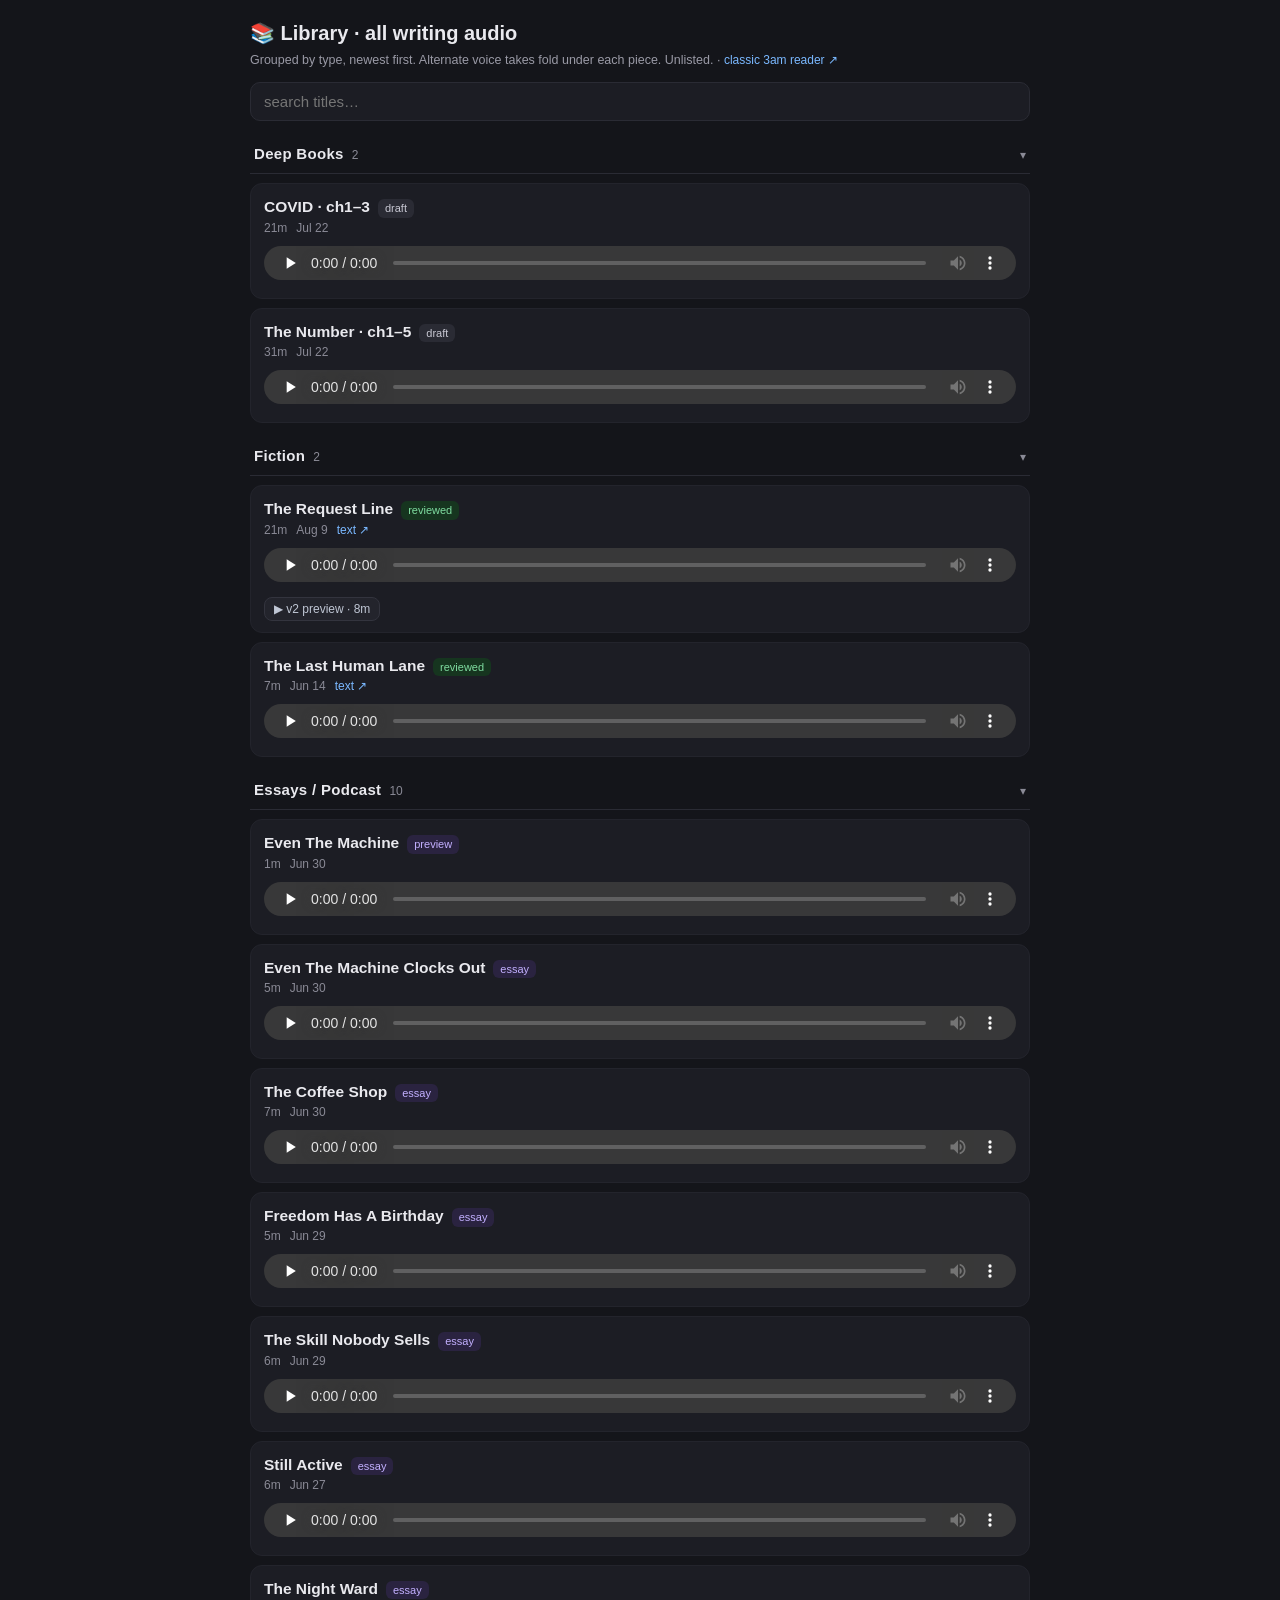
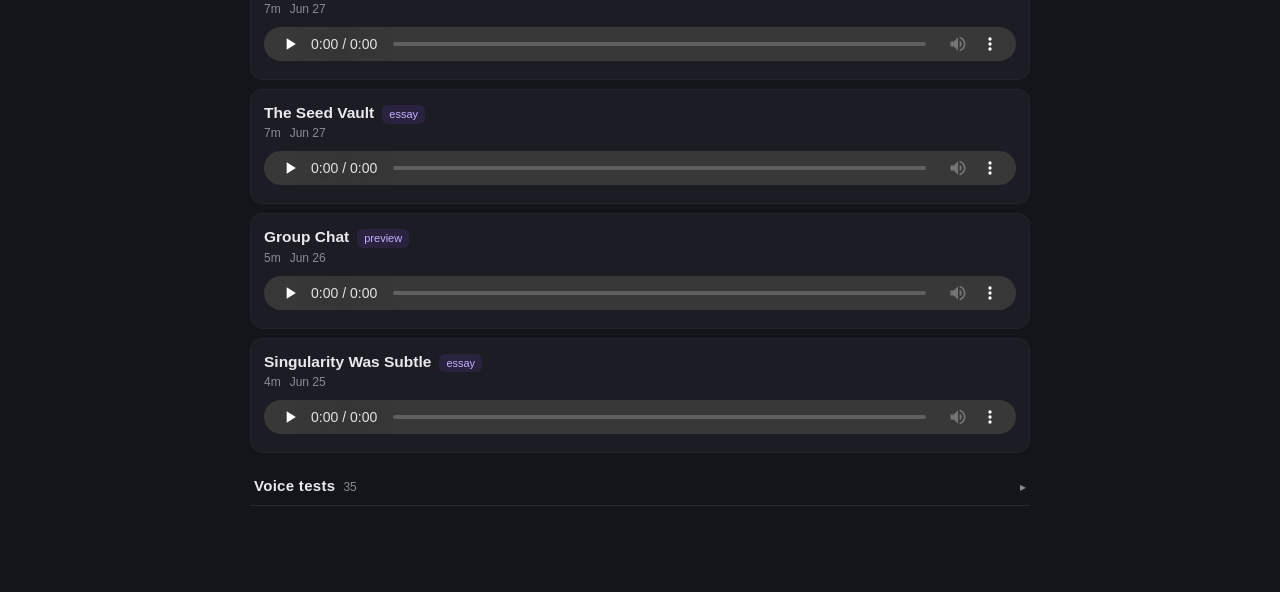
<file: index.html>
<!doctype html>
<html lang="en">
<head>
<meta charset="utf-8">
<meta name="viewport" content="width=device-width, initial-scale=1">
<meta name="robots" content="noindex, nofollow">
<title>Library · all writing audio</title>
<style>
  :root { color-scheme: dark; }
  * { box-sizing: border-box; }
  body { margin:0; background:#14151a; color:#e9e9ee;
         font:16px/1.5 -apple-system,Segoe UI,Roboto,sans-serif; padding:18px 14px 60px; }
  header { max-width:780px; margin:0 auto 12px; }
  h1 { font-size:20px; margin:0 0 3px; }
  .sub { color:#9a9aa6; font-size:12.5px; }
  .bar { max-width:780px; margin:12px auto; }
  input { width:100%; background:#1c1d24; border:1px solid #2a2b34; border-radius:10px;
          color:#e9e9ee; padding:10px 13px; font-size:15px; }
  .wrap { max-width:780px; margin:0 auto; }
  .group { margin:14px 0 4px; }
  .ghead { display:flex; align-items:baseline; gap:8px; cursor:pointer; user-select:none;
           padding:8px 4px; border-bottom:1px solid #2a2b34; }
  .ghead h2 { font-size:15px; margin:0; letter-spacing:.02em; }
  .gcount { color:#8a8a96; font-size:12px; }
  .chev { color:#8a8a96; font-size:12px; margin-left:auto; }
  .item { background:#1c1d24; border:1px solid #23242c; border-radius:12px; padding:11px 13px; margin:9px 0; }
  .top { display:flex; align-items:baseline; gap:8px; flex-wrap:wrap; }
  .name { font-weight:600; font-size:15.5px; }
  .meta { color:#8a8a96; font-size:12px; display:flex; gap:9px; flex-wrap:wrap; align-items:center; }
  .tag { border-radius:6px; padding:1px 7px; font-size:11px; }
  .t-reviewed { background:#16351f; color:#7fdca0; }
  .t-draft { background:#2a2b34; color:#c9c9d4; }
  .t-preview,.t-essay { background:#2a2340; color:#c3b0ff; }
  .t-sample { background:#23242c; color:#8a8a96; }
  audio { width:100%; margin-top:9px; height:34px; }
  .alts { margin-top:8px; display:flex; gap:6px; flex-wrap:wrap; }
  .alt { background:#23242c; border:1px solid #33343e; color:#bfc6d4; border-radius:8px;
         padding:4px 9px; font-size:12px; cursor:pointer; }
  .alt:active { transform:scale(.97); }
  .txt { color:#7ab8ff; font-size:12px; text-decoration:none; }
  .msg { max-width:780px; margin:26px auto; color:#9a9aa6; text-align:center; }
  .hidden { display:none; }
</style>
</head>
<body>
<header>
  <h1>📚 Library · all writing audio</h1>
  <div class="sub">Grouped by type, newest first. Alternate voice takes fold under each piece. Unlisted. · <a class="txt" href="reader-1380.html">classic 3am reader ↗</a></div>
</header>
<div class="bar"><input id="q" placeholder="search titles…" oninput="render()"></div>
<div id="list" class="wrap"></div>
<div id="msg" class="msg">Loading…</div>

<script>
const SITE = "https://vonwao.github.io/stories-1380";
let DATA = null;
const collapsed = { "Voice tests": true };   // voice tests start collapsed

function fmtDur(s){ if(!s) return ""; const m=Math.round(s/60); return m<1?"<1m":m+"m"; }
function url(p){ return SITE + "/" + p.split("/").map(encodeURIComponent).join("/"); }
function statusClass(s){ return "t-" + (["reviewed","draft","preview","essay","sample"].includes(s)?s:"draft"); }

async function load(){
  try {
    const r = await fetch("audio-index.json?" + Date.now());
    if(!r.ok) throw new Error(r.status);
    DATA = await r.json();
    document.getElementById("msg").textContent = "";
    render();
  } catch(e){ document.getElementById("msg").textContent = "Couldn't load audio-index.json ("+e.message+")."; }
}

function render(){
  if(!DATA) return;
  const q = (document.getElementById("q").value||"").toLowerCase().trim();
  const list = document.getElementById("list");
  list.innerHTML = DATA.groups.map(g => {
    const items = g.items.filter(it => !q || it.title.toLowerCase().includes(q));
    if(!items.length) return "";
    const open = q ? true : !collapsed[g.name];
    const rows = items.map(it => {
      const p = it.primary;
      const alts = (it.alts||[]).map(a =>
        `<button class="alt" onclick="play('${url(a.path)}',this)">▶ ${a.label||"alt"}${a.seconds?" · "+fmtDur(a.seconds):""}</button>`
      ).join("");
      return `<div class="item">
        <div class="top">
          <span class="name">${it.title}</span>
          <span class="tag ${statusClass(it.status)}">${it.status}</span>
        </div>
        <div class="meta">
          ${p.seconds?`<span>${fmtDur(p.seconds)}</span>`:""}
          ${p.date?`<span>${new Date(p.date).toLocaleDateString(undefined,{month:"short",day:"numeric"})}</span>`:""}
          ${it.textPath?`<a class="txt" href="${url(it.textPath)}" target="_blank">text ↗</a>`:""}
        </div>
        <audio controls preload="none" src="${url(p.path)}"></audio>
        ${alts?`<div class="alts">${alts}</div>`:""}
      </div>`;
    }).join("");
    return `<div class="group">
      <div class="ghead" onclick="toggle('${g.name}')">
        <h2>${g.name}</h2><span class="gcount">${items.length}</span>
        <span class="chev">${open?"▾":"▸"}</span>
      </div>
      <div class="${open?"":"hidden"}">${rows}</div>
    </div>`;
  }).join("");
  document.getElementById("msg").textContent = "";
}

function toggle(name){ collapsed[name] = !collapsed[name]; render(); }
function play(u, btn){
  // swap the story's main <audio> to this alternate and play
  const audio = btn.closest(".item").querySelector("audio");
  audio.src = u; audio.play();
}
load();
</script>
</body>
</html>
</file>
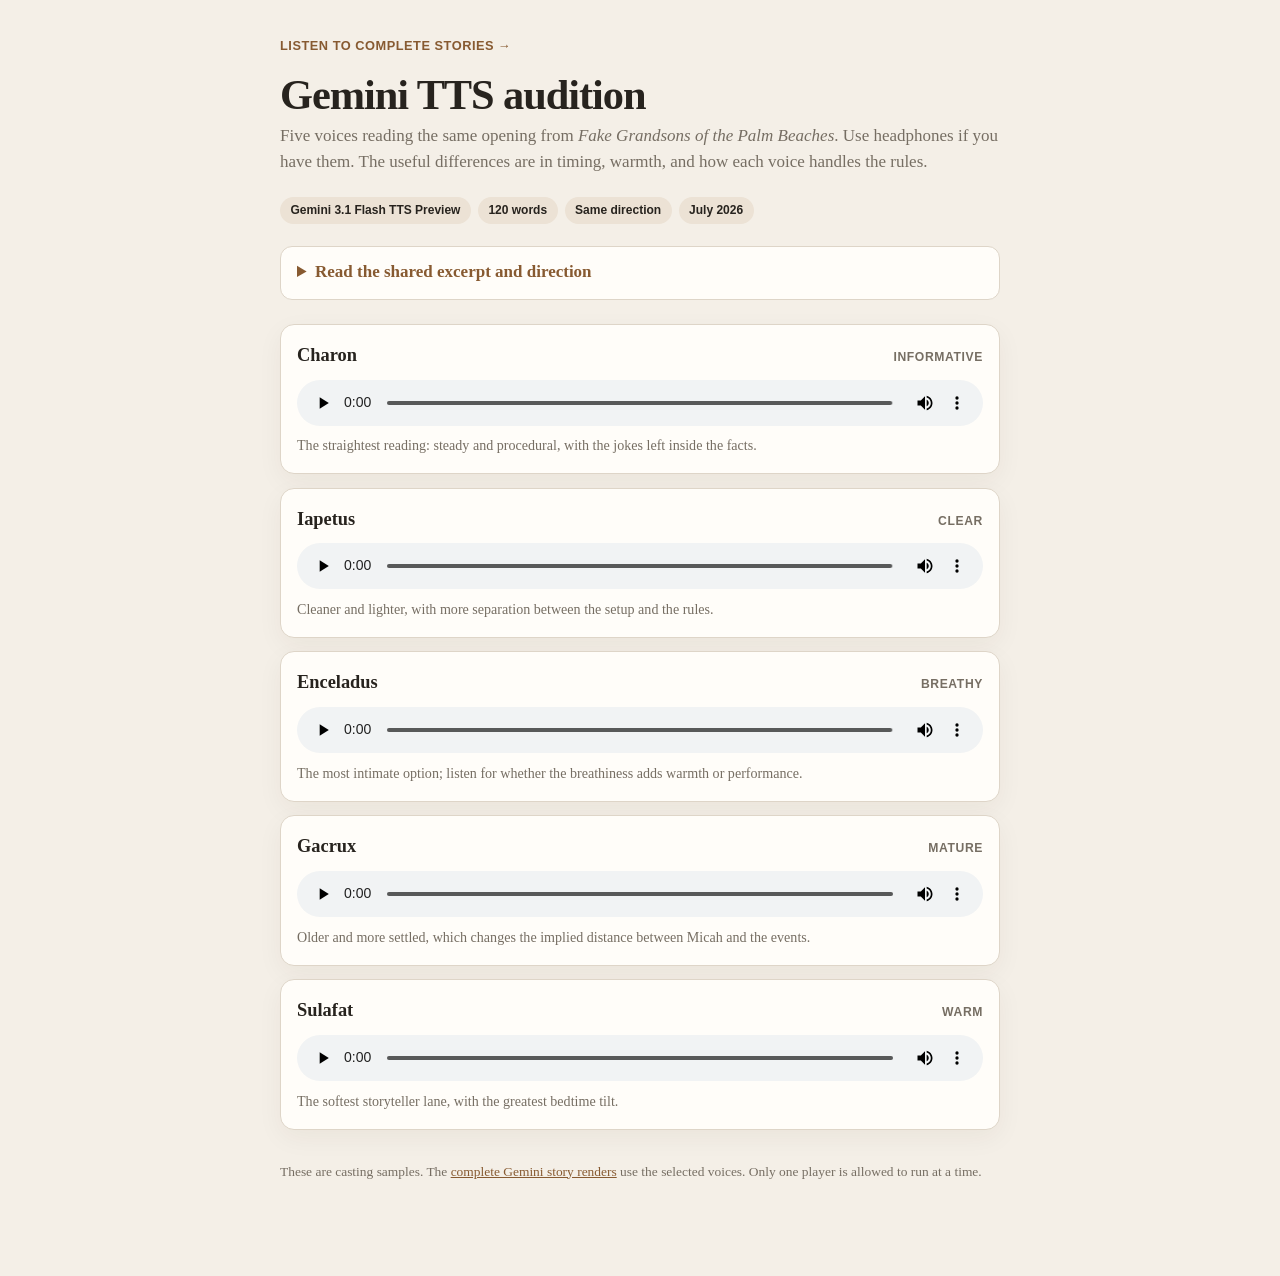
<file: gemini-voices.html>
<!doctype html>
<html lang="en">
<head>
<meta charset="utf-8">
<meta name="viewport" content="width=device-width, initial-scale=1">
<meta name="theme-color" content="#f4efe7">
<title>Gemini TTS Audition — 1380 Stories</title>
<style>
  :root {
    --bg:#f4efe7;
    --card:#fffdf9;
    --ink:#27231e;
    --sub:#766e63;
    --line:#ded5c8;
    --acc:#875a31;
    --soft:#ece2d5;
  }
  @media (prefers-color-scheme: dark) {
    :root {
      --bg:#171411;
      --card:#211d19;
      --ink:#eee8df;
      --sub:#aaa094;
      --line:#3a332b;
      --acc:#e0ac76;
      --soft:#2d2721;
    }
  }
  * { box-sizing:border-box; }
  body {
    margin:0;
    background:var(--bg);
    color:var(--ink);
    font:17px/1.55 Georgia, "Times New Roman", serif;
  }
  main {
    width:min(100% - 2rem, 720px);
    margin:0 auto;
    padding:2rem 0 5rem;
  }
  a { color:var(--acc); }
  .back {
    display:inline-block;
    margin-bottom:1.2rem;
    font:600 .8rem/1.2 -apple-system, BlinkMacSystemFont, "Segoe UI", sans-serif;
    letter-spacing:.04em;
    text-transform:uppercase;
    text-decoration:none;
  }
  h1 {
    margin:0 0 .35rem;
    font-size:clamp(1.8rem, 7vw, 2.65rem);
    line-height:1.05;
    letter-spacing:-.025em;
  }
  .lede {
    color:var(--sub);
    margin:0 0 1.35rem;
  }
  .meta {
    display:flex;
    flex-wrap:wrap;
    gap:.45rem;
    margin-bottom:1.35rem;
    font:600 .75rem/1.2 -apple-system, BlinkMacSystemFont, "Segoe UI", sans-serif;
  }
  .pill {
    padding:.4rem .65rem;
    background:var(--soft);
    border-radius:999px;
  }
  details {
    margin-bottom:1.5rem;
    padding:.8rem 1rem;
    background:var(--card);
    border:1px solid var(--line);
    border-radius:12px;
  }
  summary {
    cursor:pointer;
    color:var(--acc);
    font-weight:bold;
  }
  blockquote {
    margin:.8rem 0 .1rem;
    color:var(--sub);
    font-size:.95rem;
  }
  .voices {
    display:grid;
    gap:.85rem;
  }
  .voice {
    padding:1rem;
    background:var(--card);
    border:1px solid var(--line);
    border-radius:14px;
    box-shadow:0 8px 26px rgb(62 43 25 / 5%);
  }
  .voice-head {
    display:flex;
    align-items:baseline;
    justify-content:space-between;
    gap:1rem;
    margin-bottom:.65rem;
  }
  h2 {
    margin:0;
    font-size:1.15rem;
  }
  .character {
    color:var(--sub);
    font:600 .76rem/1.2 -apple-system, BlinkMacSystemFont, "Segoe UI", sans-serif;
    text-transform:uppercase;
    letter-spacing:.05em;
  }
  audio {
    display:block;
    width:100%;
    height:46px;
  }
  .note {
    color:var(--sub);
    font-size:.88rem;
    margin:.6rem 0 0;
  }
  footer {
    margin-top:2rem;
    color:var(--sub);
    font-size:.84rem;
  }
</style>
</head>
<body>
<main>
  <a class="back" href="gemini-stories.html">Listen to complete stories →</a>
  <h1>Gemini TTS audition</h1>
  <p class="lede">Five voices reading the same opening from <em>Fake Grandsons of the Palm Beaches</em>. Use headphones if you have them. The useful differences are in timing, warmth, and how each voice handles the rules.</p>

  <div class="meta">
    <span class="pill">Gemini 3.1 Flash TTS Preview</span>
    <span class="pill">120 words</span>
    <span class="pill">Same direction</span>
    <span class="pill">July 2026</span>
  </div>

  <details>
    <summary>Read the shared excerpt and direction</summary>
    <blockquote>
      <strong>Direction:</strong> Narrate warmly and conversationally, with restrained humor and an unhurried pace. Keep the performance natural, intimate, and suitable for bedtime fiction.
    </blockquote>
    <blockquote>
      <strong>Excerpt:</strong> The company was called Grandsons of the Palm Beaches, although three of us were women and one of us was fifty-eight. Marsha said grandson was a category of service, not a biological claim. She had said this to a lawyer and the lawyer had apparently stopped asking questions, so it became part of orientation. There were nine rules in the binder. Do not borrow money. Do not accept jewelry. Do not witness a will. Do not provide medication, transportation after dark, tax advice, medical advice, or password help. Never say you are family to a doctor, police officer, bank employee, or member of the clergy. Do not meet actual relatives without office approval.
    </blockquote>
  </details>

  <section class="voices" aria-label="Gemini voice samples">
    <article class="voice">
      <div class="voice-head">
        <h2>Charon</h2>
        <span class="character">informative</span>
      </div>
      <audio controls preload="metadata" src="voices/gemini-charon.mp3"></audio>
      <p class="note">The straightest reading: steady and procedural, with the jokes left inside the facts.</p>
    </article>

    <article class="voice">
      <div class="voice-head">
        <h2>Iapetus</h2>
        <span class="character">clear</span>
      </div>
      <audio controls preload="metadata" src="voices/gemini-iapetus.mp3"></audio>
      <p class="note">Cleaner and lighter, with more separation between the setup and the rules.</p>
    </article>

    <article class="voice">
      <div class="voice-head">
        <h2>Enceladus</h2>
        <span class="character">breathy</span>
      </div>
      <audio controls preload="metadata" src="voices/gemini-enceladus.mp3"></audio>
      <p class="note">The most intimate option; listen for whether the breathiness adds warmth or performance.</p>
    </article>

    <article class="voice">
      <div class="voice-head">
        <h2>Gacrux</h2>
        <span class="character">mature</span>
      </div>
      <audio controls preload="metadata" src="voices/gemini-gacrux.mp3"></audio>
      <p class="note">Older and more settled, which changes the implied distance between Micah and the events.</p>
    </article>

    <article class="voice">
      <div class="voice-head">
        <h2>Sulafat</h2>
        <span class="character">warm</span>
      </div>
      <audio controls preload="metadata" src="voices/gemini-sulafat.mp3"></audio>
      <p class="note">The softest storyteller lane, with the greatest bedtime tilt.</p>
    </article>
  </section>

  <footer>
    <p>These are casting samples. The <a href="gemini-stories.html">complete Gemini story renders</a> use the selected voices. Only one player is allowed to run at a time.</p>
  </footer>
</main>
<script>
const players = [...document.querySelectorAll("audio")];
for (const player of players) {
  player.addEventListener("play", () => {
    for (const other of players) {
      if (other !== player) other.pause();
    }
  });
}
</script>
</body>
</html>
</file>
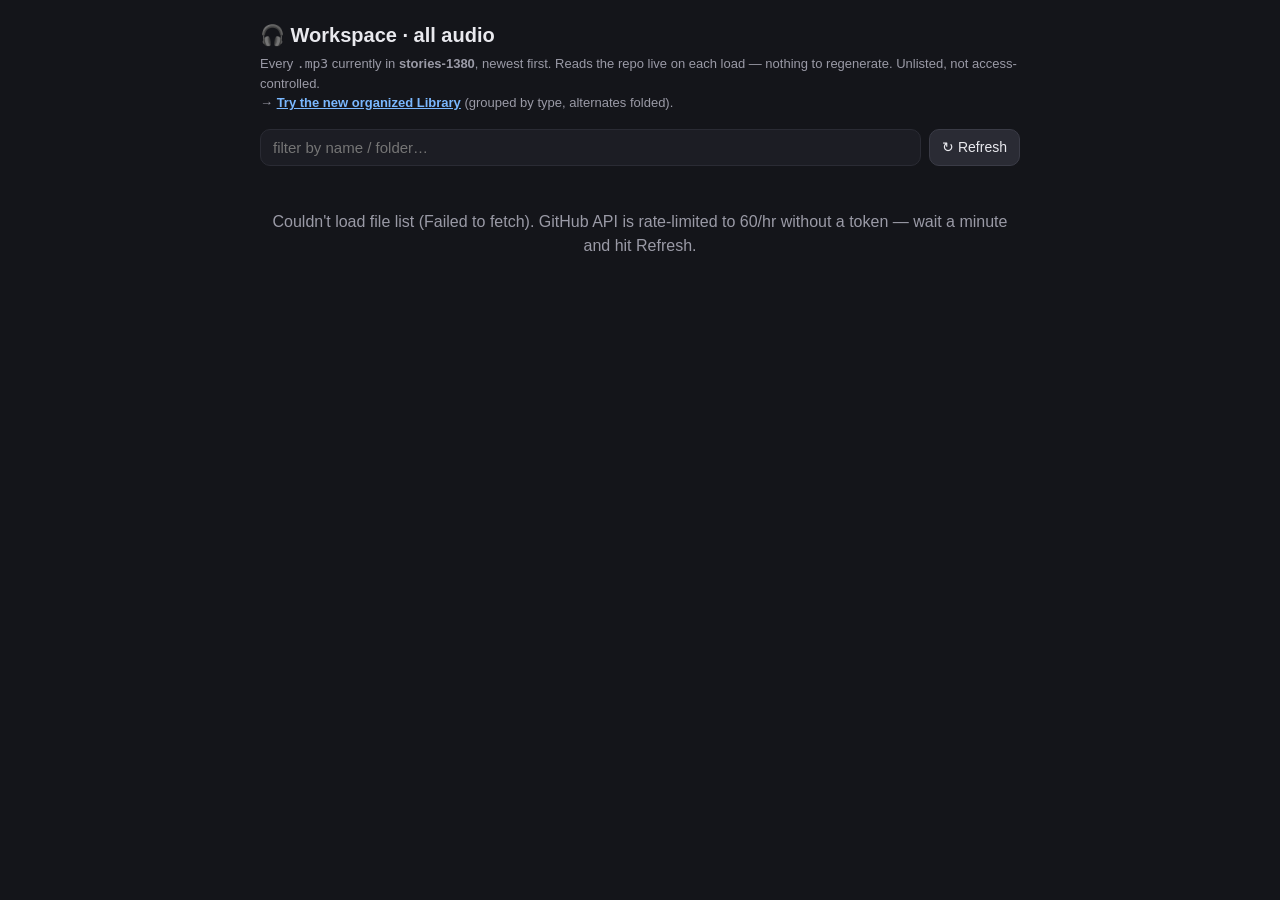
<file: listen.html>
<!doctype html>
<html lang="en">
<head>
<meta charset="utf-8">
<meta name="viewport" content="width=device-width, initial-scale=1">
<meta name="robots" content="noindex, nofollow">
<title>Workspace · all audio</title>
<style>
  :root { color-scheme: dark; }
  * { box-sizing: border-box; }
  body { margin:0; background:#14151a; color:#e9e9ee;
         font:16px/1.5 -apple-system,Segoe UI,Roboto,sans-serif; padding:20px; }
  header { max-width:760px; margin:0 auto 16px; }
  h1 { font-size:20px; margin:0 0 4px; }
  .sub { color:#9a9aa6; font-size:13px; }
  .bar { max-width:760px; margin:0 auto 14px; display:flex; gap:8px; }
  input { flex:1; background:#1c1d24; border:1px solid #2a2b34; border-radius:10px;
          color:#e9e9ee; padding:9px 12px; font-size:15px; }
  button { background:#2a2b34; border:1px solid #3a3b46; color:#e9e9ee;
           border-radius:10px; padding:9px 12px; font-size:14px; cursor:pointer; }
  button:active { transform:scale(.97); }
  .wrap { max-width:760px; margin:0 auto; display:flex; flex-direction:column; gap:12px; }
  .item { background:#1c1d24; border:1px solid #2a2b34; border-radius:14px; padding:13px 15px; }
  .name { font-weight:600; font-size:16px; word-break:break-word; }
  .meta { color:#8a8a96; font-size:12px; margin:3px 0 9px; display:flex; gap:10px; flex-wrap:wrap; }
  .tag { background:#23242c; border-radius:6px; padding:1px 7px; }
  audio { width:100%; margin-top:4px; }
  .row { display:flex; gap:8px; margin-top:9px; }
  .row button { font-size:13px; padding:6px 10px; }
  .msg { max-width:760px; margin:30px auto; color:#9a9aa6; text-align:center; }
  a { color:#7ab8ff; }
</style>
</head>
<body>
<header>
  <h1>🎧 Workspace · all audio</h1>
  <div class="sub">Every <code>.mp3</code> currently in <b>stories-1380</b>, newest first. Reads the repo live on each load — nothing to regenerate. Unlisted, not access-controlled.<br><b>→ <a href="library.html">Try the new organized Library</a></b> (grouped by type, alternates folded).</div>
</header>
<div class="bar">
  <input id="q" placeholder="filter by name / folder…" oninput="render()">
  <button onclick="load()">↻ Refresh</button>
</div>
<div id="list" class="wrap"></div>
<div id="msg" class="msg">Loading…</div>

<script>
const REPO = "vonwao/stories-1380", BRANCH = "main";
const SITE = "https://vonwao.github.io/stories-1380";
let FILES = [];

function fmtSize(b){ return b > 1048576 ? (b/1048576).toFixed(1)+" MB" : Math.round(b/1024)+" KB"; }
function fmtDate(d){ if(!d) return ""; const t=new Date(d);
  return t.toLocaleDateString(undefined,{month:"short",day:"numeric"})+" "+t.toLocaleTimeString(undefined,{hour:"numeric",minute:"2-digit"}); }

async function load(){
  const msg = document.getElementById("msg");
  msg.textContent = "Loading…"; document.getElementById("list").innerHTML = "";
  try {
    const r = await fetch(`https://api.github.com/repos/${REPO}/git/trees/${BRANCH}?recursive=1`);
    if(!r.ok) throw new Error("tree "+r.status);
    const data = await r.json();
    FILES = data.tree.filter(t => t.type==="blob" && t.path.toLowerCase().endsWith(".mp3"))
                     .map(t => ({ path:t.path, size:t.size, date:null }));
    // best-effort: per-file last-commit date for newest-first sort (bounded to keep under rate limit)
    if (FILES.length <= 40) {
      await Promise.all(FILES.map(async f => {
        try {
          const c = await fetch(`https://api.github.com/repos/${REPO}/commits?path=${encodeURIComponent(f.path)}&per_page=1`);
          if (c.ok) { const j = await c.json(); f.date = j[0]?.commit?.committer?.date || null; }
        } catch(e){}
      }));
    }
    FILES.sort((a,b) => (b.date||"").localeCompare(a.date||"") || a.path.localeCompare(b.path));
    msg.textContent = FILES.length ? "" : "No mp3s found.";
    render();
  } catch(e) {
    msg.innerHTML = "Couldn't load file list ("+e.message+"). GitHub API is rate-limited to 60/hr without a token — wait a minute and hit Refresh.";
  }
}

function render(){
  const q = (document.getElementById("q").value||"").toLowerCase();
  const list = document.getElementById("list");
  const items = FILES.filter(f => f.path.toLowerCase().includes(q));
  list.innerHTML = items.map(f => {
    const url = SITE + "/" + f.path.split("/").map(encodeURIComponent).join("/");
    const name = f.path.split("/").pop();
    const folder = f.path.includes("/") ? f.path.slice(0, f.path.lastIndexOf("/")) : "(root)";
    return `<div class="item">
      <div class="name">${name}</div>
      <div class="meta"><span class="tag">${folder}</span><span>${fmtSize(f.size)}</span><span>${fmtDate(f.date)}</span></div>
      <audio controls preload="none" src="${url}"></audio>
      <div class="row">
        <button onclick="navigator.clipboard&&navigator.clipboard.writeText('${url}')">Copy link</button>
        <button onclick="window.open('${url}','_blank')">Open</button>
      </div>
    </div>`;
  }).join("");
}
load();
</script>
</body>
</html>
</file>
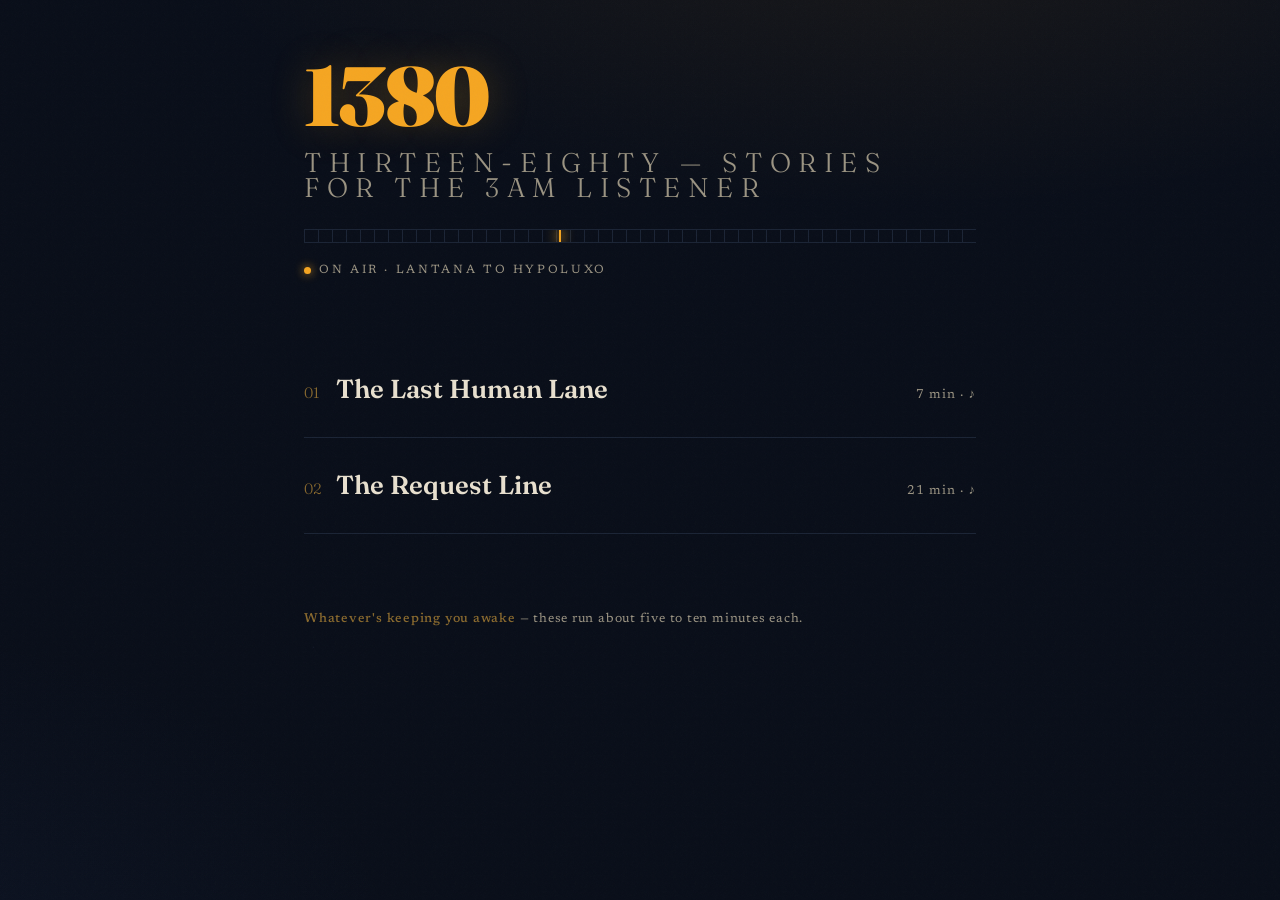
<file: reader-1380.html>
<!doctype html>
<html lang="en">
<head>
<meta charset="utf-8">
<meta name="viewport" content="width=device-width, initial-scale=1">
<title>Thirteen-Eighty — stories for the 3am listener</title>
<link rel="preconnect" href="https://fonts.googleapis.com">
<link href="https://fonts.googleapis.com/css2?family=Fraunces:opsz,wght@9..144,300;9..144,600;9..144,900&family=Newsreader:ital,opsz,wght@0,6..72,400;0,6..72,500;1,6..72,400&display=swap" rel="stylesheet">
<style>
  :root {
    --night: #0a0f1a;
    --night-2: #0e1524;
    --amber: #f5a623;
    --amber-dim: #8a6a2f;
    --paper: #e8e0cf;
    --paper-dim: #9b9483;
    --line: #1c2536;
  }
  * { box-sizing: border-box; }
  html { background: var(--night); }
  body {
    margin: 0;
    color: var(--paper);
    font-family: "Newsreader", Georgia, serif;
    font-size: 18px;
    line-height: 1.65;
    min-height: 100vh;
    background:
      radial-gradient(1200px 500px at 70% -10%, rgba(245,166,35,0.07), transparent 60%),
      radial-gradient(900px 600px at -10% 110%, rgba(60,90,160,0.08), transparent 60%),
      var(--night);
  }
  /* faint static/grain */
  body::after {
    content: ""; position: fixed; inset: 0; pointer-events: none; opacity: 0.05;
    background-image: url("data:image/svg+xml,%3Csvg xmlns='http://www.w3.org/2000/svg' width='120' height='120'%3E%3Cfilter id='n'%3E%3CfeTurbulence baseFrequency='0.9' numOctaves='2'/%3E%3C/filter%3E%3Crect width='100%25' height='100%25' filter='url(%23n)' opacity='0.6'/%3E%3C/svg%3E");
  }
  .wrap { max-width: 720px; margin: 0 auto; padding: 56px 24px 120px; }

  header { margin-bottom: 56px; }
  .freq {
    font-family: "Fraunces", serif; font-weight: 900; font-size: clamp(44px, 9vw, 84px);
    line-height: 0.95; letter-spacing: -0.02em; margin: 0;
    color: var(--amber);
    text-shadow: 0 0 40px rgba(245,166,35,0.25);
  }
  .freq small { display: block; font-weight: 300; font-size: 0.32em; letter-spacing: 0.28em;
    text-transform: uppercase; color: var(--paper-dim); margin-top: 14px; text-shadow: none; }
  .dial {
    margin-top: 28px; height: 14px; position: relative; overflow: hidden;
    border-top: 1px solid var(--line); border-bottom: 1px solid var(--line);
  }
  .dial::before {
    content: ""; position: absolute; inset: 0;
    background-image: repeating-linear-gradient(90deg, var(--line) 0 1px, transparent 1px 14px);
  }
  .dial::after { /* the tuner needle, resting at our station */
    content: ""; position: absolute; top: 0; bottom: 0; left: 38%; width: 2px;
    background: var(--amber); box-shadow: 0 0 12px 2px rgba(245,166,35,0.6);
  }

  .onair { display: inline-flex; align-items: center; gap: 8px; margin-top: 18px;
    font-size: 12px; letter-spacing: 0.22em; text-transform: uppercase; color: var(--paper-dim); }
  .onair i { width: 7px; height: 7px; border-radius: 50%; background: var(--amber);
    box-shadow: 0 0 10px rgba(245,166,35,0.9); animation: pulse 2.4s ease-in-out infinite; }
  @keyframes pulse { 50% { opacity: 0.25; box-shadow: none; } }

  .track { border-bottom: 1px solid var(--line); padding: 26px 0; opacity: 0;
    animation: rise 0.7s ease forwards; }
  .track:nth-child(1) { animation-delay: .05s } .track:nth-child(2) { animation-delay: .12s }
  .track:nth-child(3) { animation-delay: .19s } .track:nth-child(4) { animation-delay: .26s }
  .track:nth-child(5) { animation-delay: .33s } .track:nth-child(6) { animation-delay: .40s }
  .track:nth-child(7) { animation-delay: .47s } .track:nth-child(8) { animation-delay: .54s }
  @keyframes rise { from { transform: translateY(10px); } to { opacity: 1; transform: none; } }

  .track-head { display: flex; align-items: baseline; gap: 14px; cursor: pointer; }
  .track-head:hover .t-title { color: var(--amber); }
  .t-no { font-family: "Fraunces", serif; font-weight: 300; color: var(--amber-dim);
    font-size: 15px; min-width: 2ch; }
  .t-title { font-family: "Fraunces", serif; font-weight: 600; font-size: 26px;
    transition: color .2s; flex: 1; }
  .t-meta { font-size: 13px; color: var(--paper-dim); letter-spacing: 0.08em; white-space: nowrap; }
  .t-meta .draft { color: var(--amber-dim); border: 1px solid var(--amber-dim);
    border-radius: 3px; padding: 1px 6px; margin-left: 8px; font-size: 11px;
    letter-spacing: 0.12em; text-transform: uppercase; }

  .t-body { display: none; padding: 18px 0 6px 0; }
  .track.open .t-body { display: block; }

  audio { width: 100%; margin: 6px 0 14px; filter: sepia(0.3) saturate(0.8); }
  .alt-label { font-size: 12px; color: var(--paper-dim); letter-spacing: 0.1em;
    text-transform: uppercase; margin: 0 0 2px; }
  .no-audio { font-size: 13px; color: var(--paper-dim); font-style: italic; margin: 6px 0 14px; }

  .story { border-top: 1px dashed var(--line); padding-top: 18px; }
  .story h1 { display: none; }
  .story p { margin: 0 0 1.1em; }
  .story p:first-of-type::first-letter {
    font-family: "Fraunces", serif; font-weight: 900; font-size: 3.1em; line-height: 0.8;
    float: left; padding: 6px 10px 0 0; color: var(--amber);
  }
  .readbtn { background: none; border: 1px solid var(--line); color: var(--paper-dim);
    font: inherit; font-size: 13px; letter-spacing: 0.1em; text-transform: uppercase;
    padding: 7px 16px; cursor: pointer; border-radius: 3px; transition: all .2s; }
  .readbtn:hover { border-color: var(--amber); color: var(--amber); }

  footer { margin-top: 72px; font-size: 13px; color: var(--paper-dim);
    letter-spacing: 0.06em; line-height: 2; }
  footer b { color: var(--amber-dim); font-weight: 500; }
  .draft-access { background: none; border: 0; color: var(--line); cursor: pointer;
    font: inherit; font-size: 12px; padding: 0 8px; opacity: 0.45; }
  .draft-access:hover { color: var(--amber-dim); opacity: 1; }
</style>
</head>
<body>
<div class="wrap">
  <header>
    <h1 class="freq">1380<small>Thirteen-Eighty &mdash; stories for the 3am listener</small></h1>
    <div class="dial"></div>
    <div class="onair"><i></i> on air &middot; lantana to hypoluxo</div>
  </header>

  <main id="tracks"></main>

  <footer>
    <b>Whatever's keeping you awake</b> &mdash; these run about five to ten minutes each.<br>
    <button id="draftAccess" class="draft-access" type="button" aria-label="Draft access">.</button>
  </footer>
</div>

<script>
  // Draft gate: casual-visitor screen only (client-side; not real security).
  // To change the passphrase: sha256 of the new phrase goes here.
  const DRAFT_HASH = "aecef364029f6f3f008b4f2b87b9a1c27e596a74062b83cad24fab73cce4f1f0";
  async function sha256(s) {
    const b = await crypto.subtle.digest("SHA-256", new TextEncoder().encode(s));
    return [...new Uint8Array(b)].map((x) => x.toString(16).padStart(2, "0")).join("");
  }
  function draftsUnlocked() { return localStorage.getItem("draftKey") === DRAFT_HASH; }
  async function unlockDrafts() {
    const p = prompt("Drafts passphrase:");
    if (p && (await sha256(p)) === DRAFT_HASH) { localStorage.setItem("draftKey", DRAFT_HASH); loadStories(); return true; }
    else if (p) alert("Not it.");
    return false;
  }

  // minimal markdown: paragraphs + em/strong/quotes; stories are plain prose.
  function md(text) {
    return text
      .split(/\n\n+/)
      .map((b) => b.trim())
      .filter(Boolean)
      .map((b) => {
        if (b.startsWith("# ")) return "";
        b = b.replace(/&/g, "&amp;").replace(/</g, "&lt;")
             .replace(/\*\*(.+?)\*\*/g, "<strong>$1</strong>")
             .replace(/\*(.+?)\*/g, "<em>$1</em>")
             .replace(/\n/g, " "); // in-paragraph newlines are soft: collapse, or TTS pauses at every source line break
        return `<p>${b}</p>`;
      })
      .join("");
  }

  async function loadManifest(path) {
    const r = await fetch(path, { cache: "no-store" });
    if (!r.ok) throw new Error(`${path}: ${r.status}`);
    return r.json();
  }

  async function loadStories() {
    const main = await loadManifest("manifest.json");
    let stories = main.stories;
    if (draftsUnlocked()) {
      try {
        const drafts = await loadManifest("drafts.json");
        const seen = new Set(stories.map((s) => s.slug));
        stories = stories.concat(drafts.stories.filter((s) => !seen.has(s.slug)));
      } catch (_) {
        // Local previews before a public deploy may not have drafts.json.
      }
    }
    renderStories(stories);
  }

  function renderStories(stories) {
      const root = document.getElementById("tracks");
      root.innerHTML = "";
      stories.forEach((s, i) => {
        const el = document.createElement("article");
        el.className = "track";
        if (s.status === "draft" && !draftsUnlocked()) {
          el.innerHTML = `
            <div class="track-head">
              <span class="t-no">${String(i + 1).padStart(2, "0")}</span>
              <span class="t-title" style="color:var(--paper-dim)">${s.title}</span>
              <span class="t-meta"><span class="draft">draft · locked</span></span>
            </div>`;
          el.querySelector(".track-head").addEventListener("click", unlockDrafts);
          root.appendChild(el);
          return;
        }
        el.innerHTML = `
          <div class="track-head">
            <span class="t-no">${String(i + 1).padStart(2, "0")}</span>
            <span class="t-title">${s.title}</span>
            <span class="t-meta">${s.minutes} min${s.audio ? " · ♪" : ""}${s.audioStatus === "preview" ? '<span class="draft">preview</span>' : ""}${s.status === "draft" ? '<span class="draft">draft</span>' : ""}</span>
          </div>
          <div class="t-body">
            ${s.audio ? `<audio controls preload="none" src="${s.audio}"></audio>`
                      : `<p class="no-audio">audio coming soon — text only for now</p>`}
            ${(s.audioAlternates || []).map((a) => `<p class="alt-label">alternate render — ${a.label}</p><audio controls preload="none" src="${a.audio}"></audio>`).join("")}
            <button class="readbtn">Read it</button>
            <div class="story" style="display:none"></div>
          </div>`;
        el.querySelector(".track-head").addEventListener("click", () => el.classList.toggle("open"));
        el.querySelector(".readbtn").addEventListener("click", async (e) => {
          const box = el.querySelector(".story");
          if (!box.innerHTML) box.innerHTML = md(await (await fetch(s.text)).text());
          box.style.display = box.style.display === "none" ? "block" : "none";
          e.target.textContent = box.style.display === "none" ? "Read it" : "Close text";
        });
        root.appendChild(el);
      });
  }

  document.getElementById("draftAccess").addEventListener("click", unlockDrafts);

  loadStories()
    .catch(() => {
      document.getElementById("tracks").innerHTML =
        "<p class='no-audio'>manifest.json missing — run <code>node portal/build.js</code> and serve from the repo root.</p>";
    })
</script>
</body>
</html>
</file>
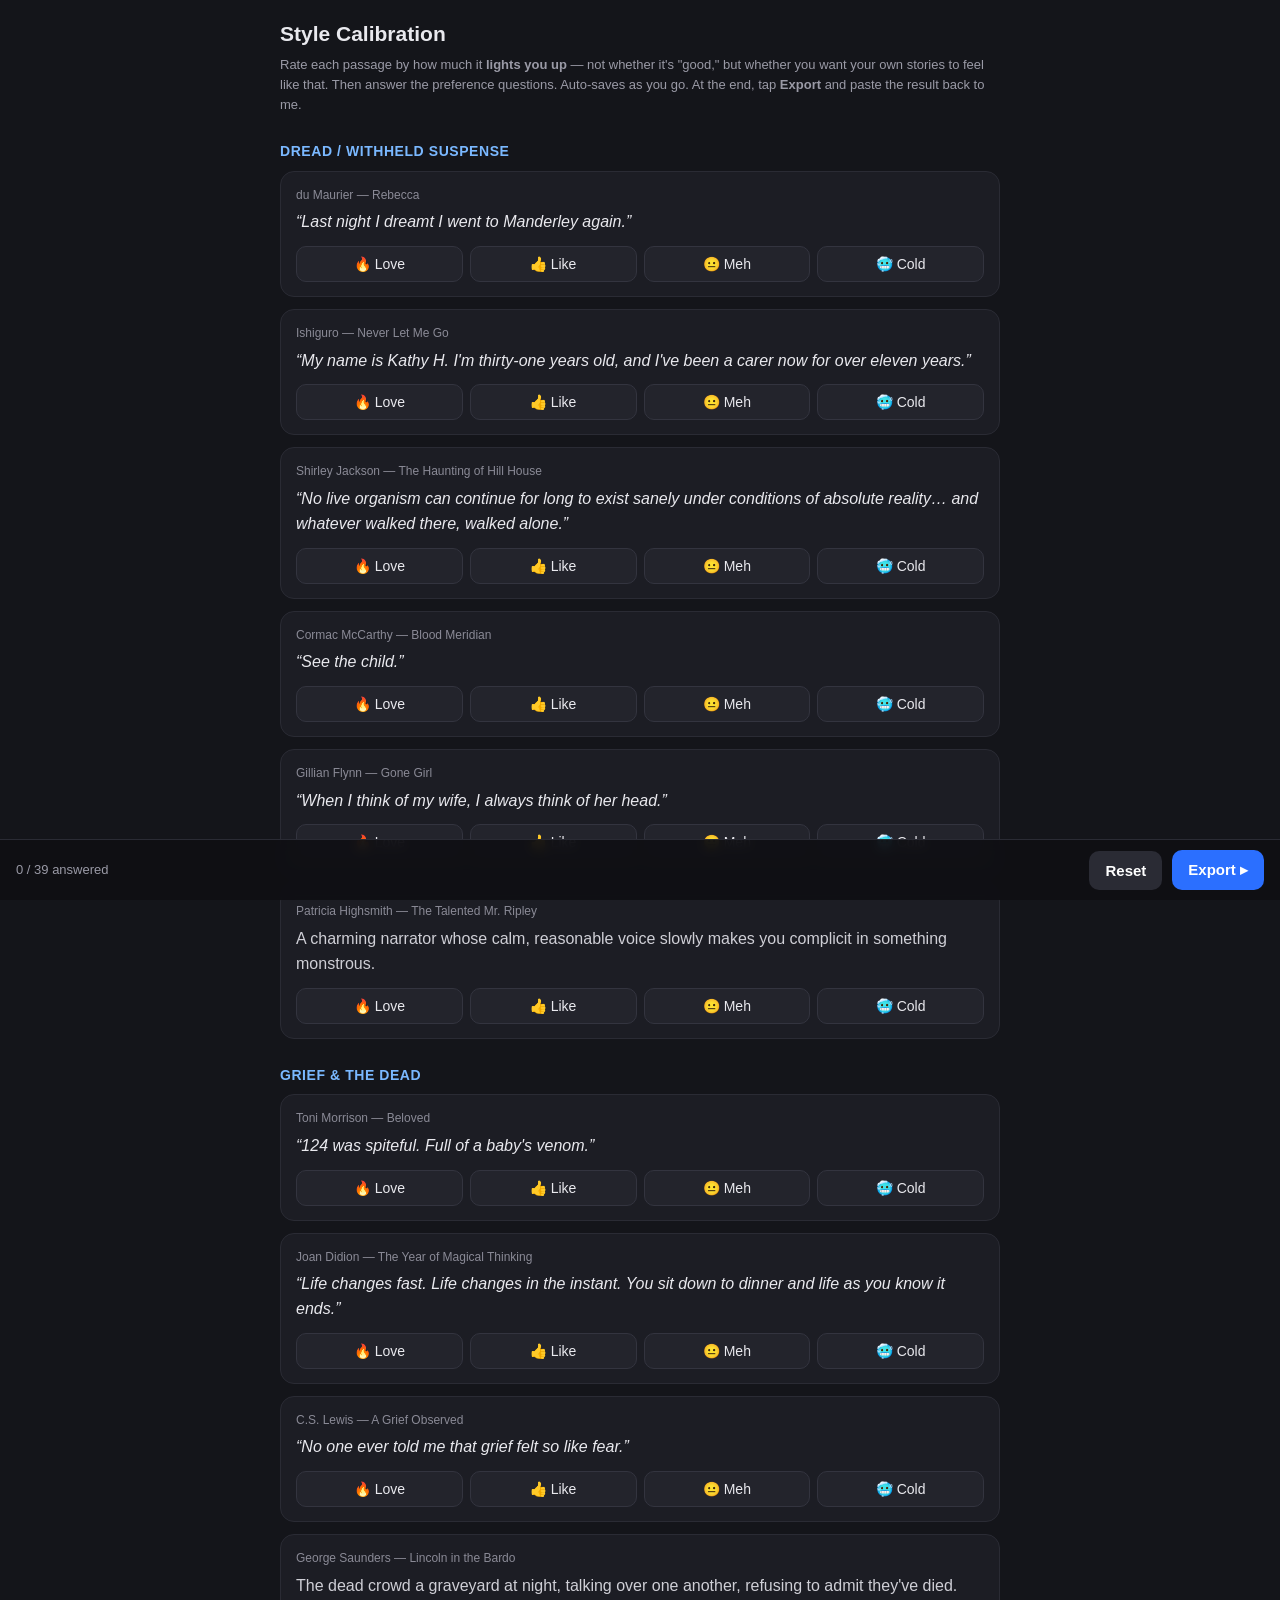
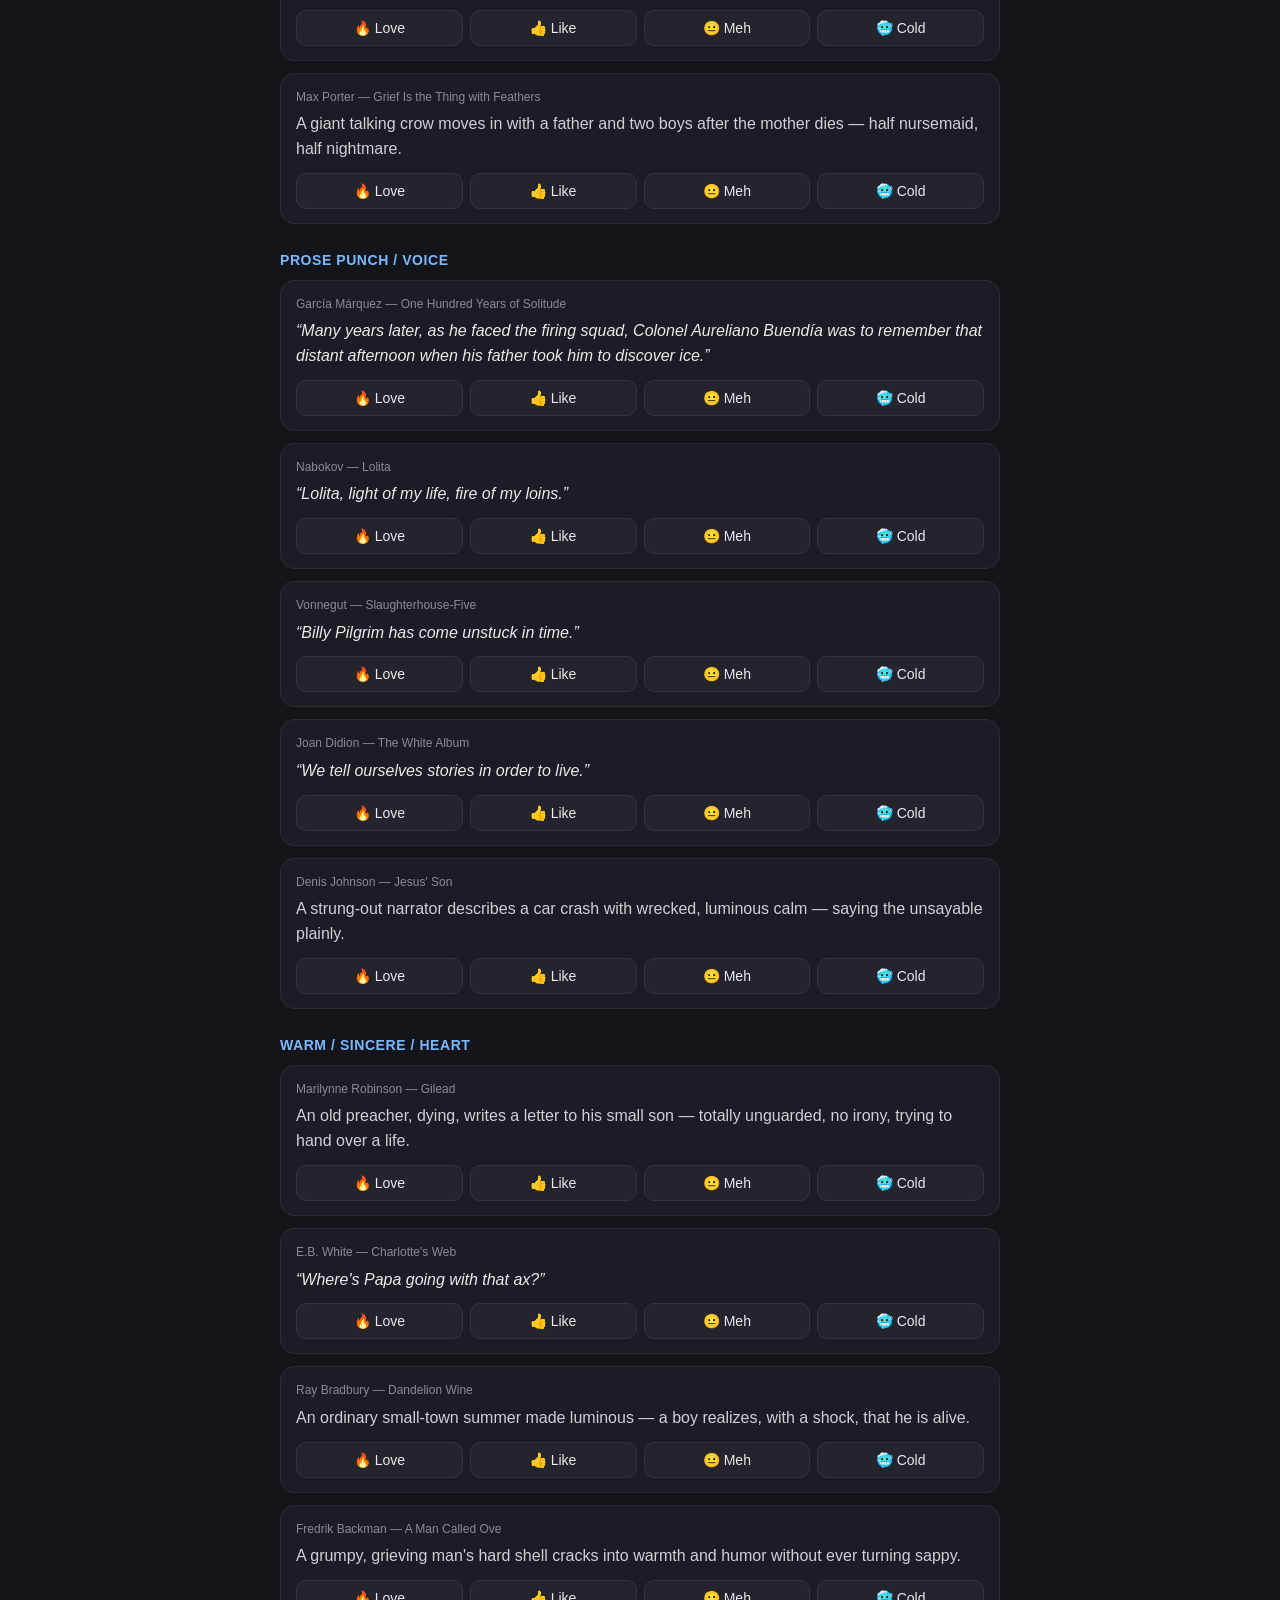
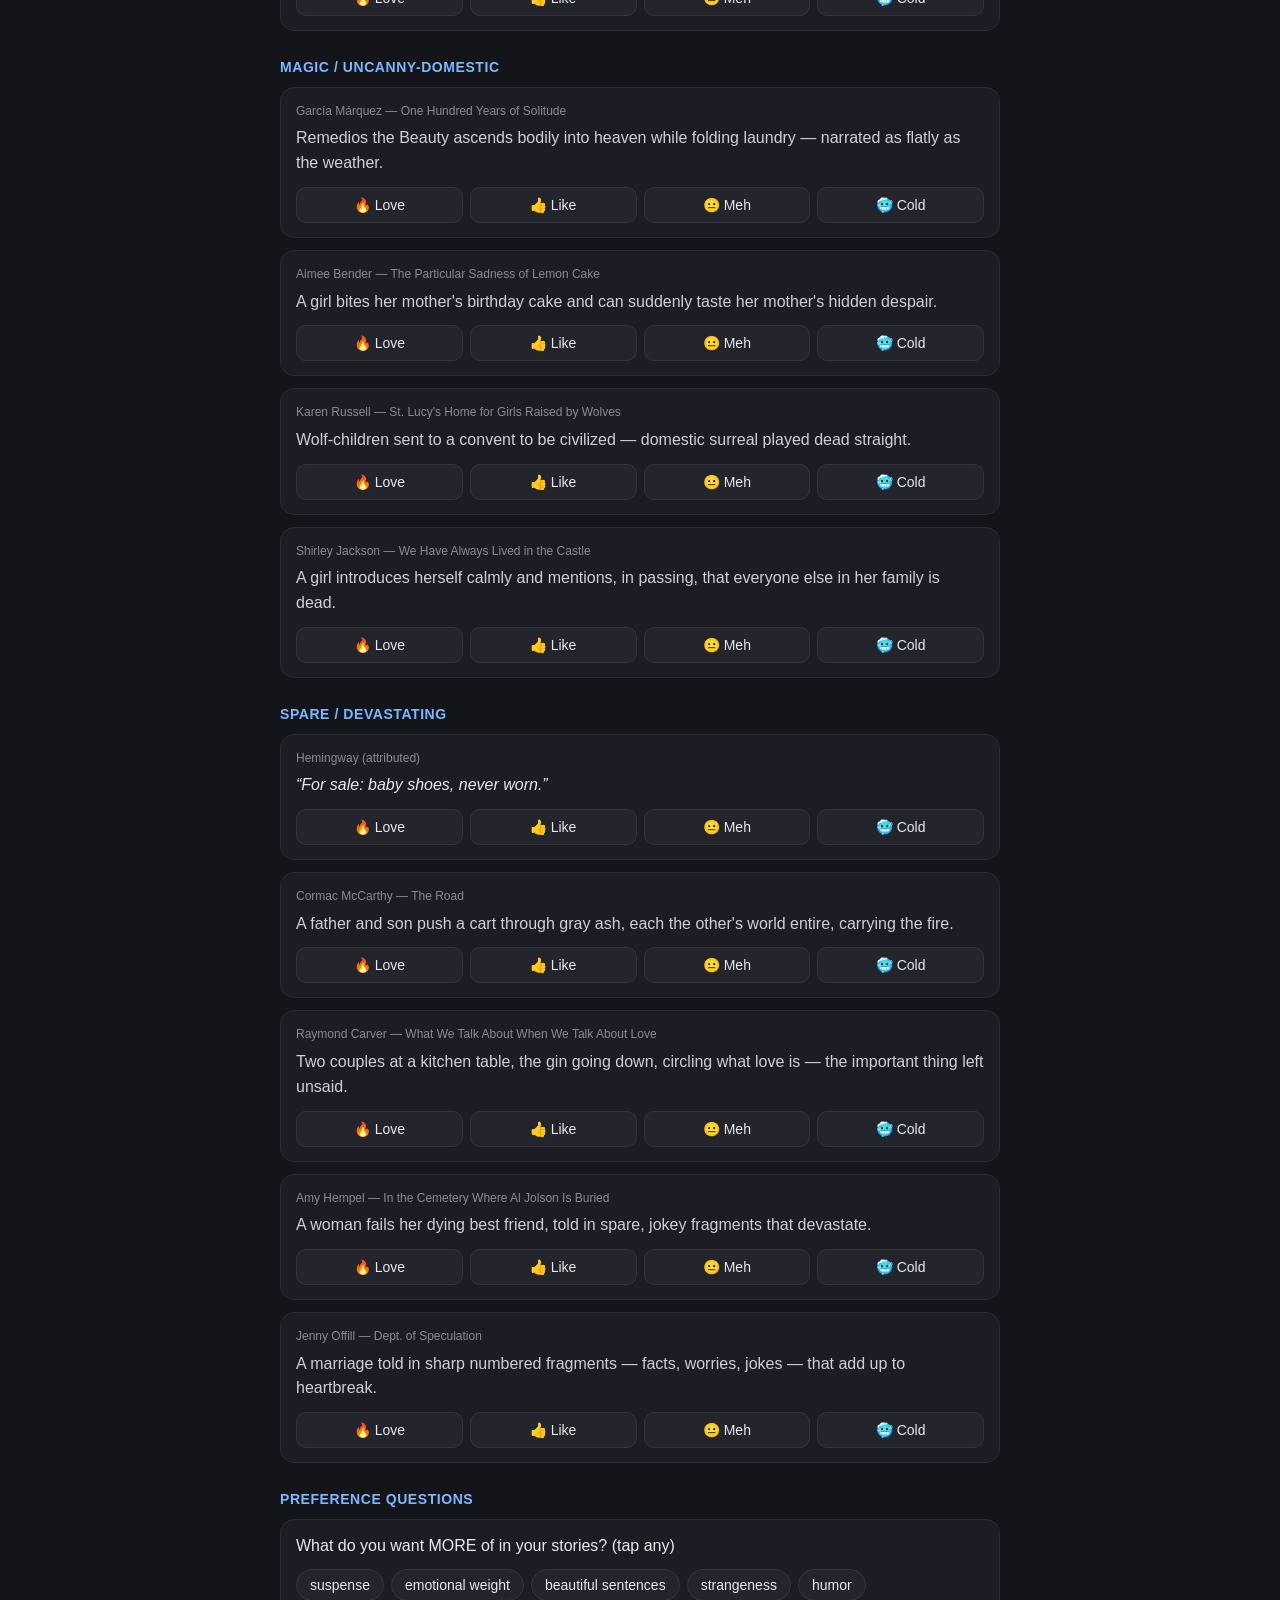
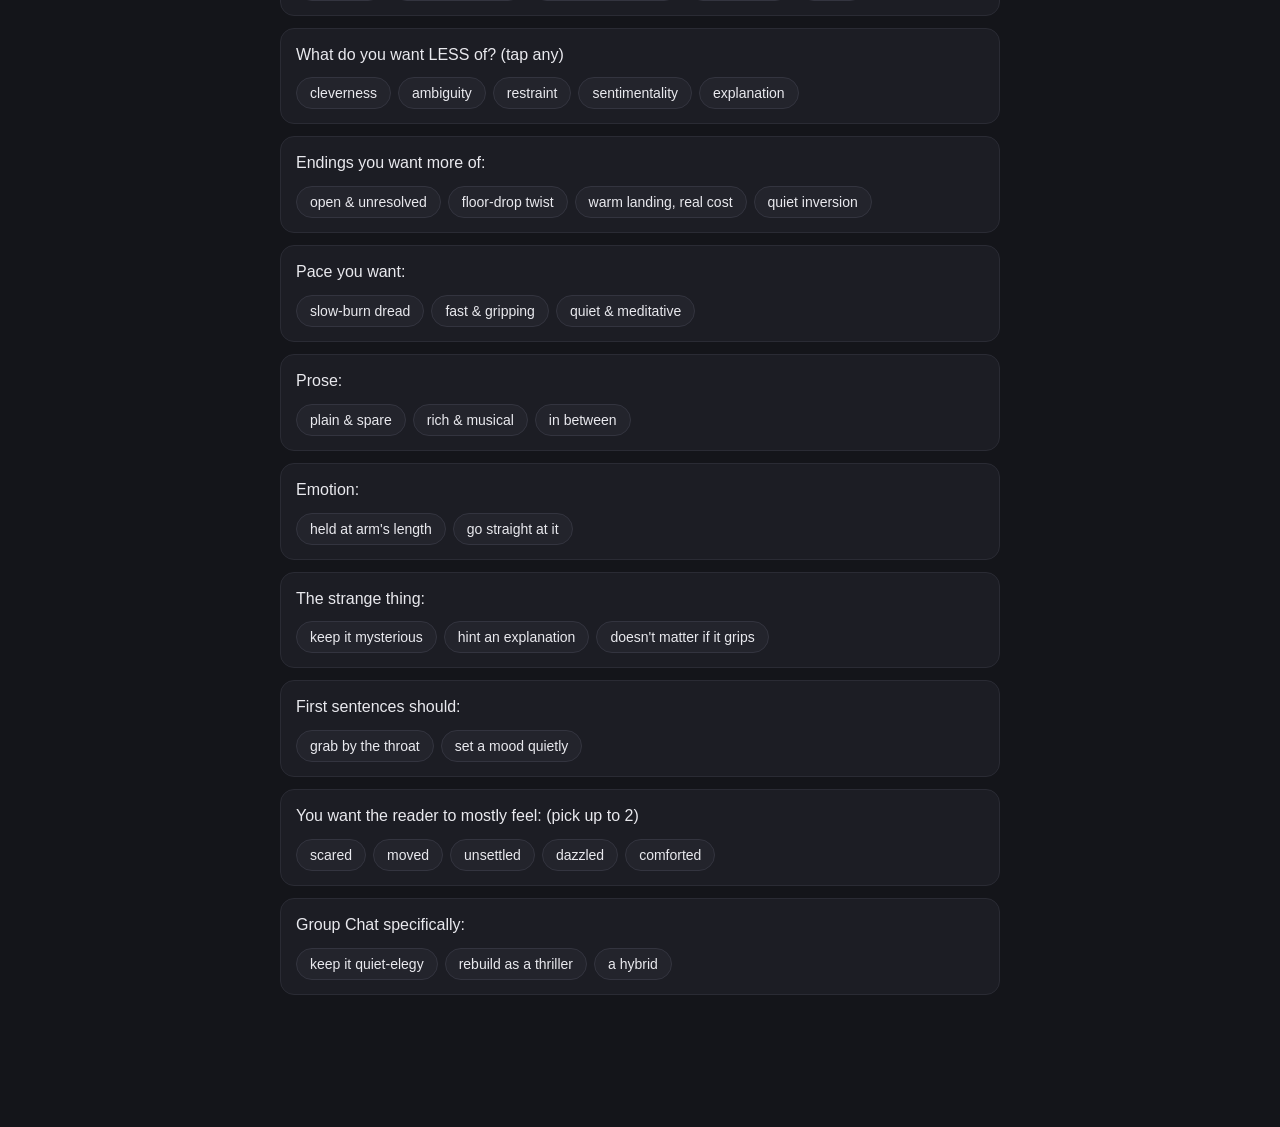
<file: style-survey.html>
<!doctype html>
<html lang="en">
<head>
<meta charset="utf-8">
<meta name="viewport" content="width=device-width, initial-scale=1">
<meta name="robots" content="noindex, nofollow">
<title>Style Calibration Survey</title>
<style>
  :root { color-scheme: dark; }
  * { box-sizing: border-box; }
  body { margin:0; background:#14151a; color:#e9e9ee;
         font:16px/1.55 -apple-system,Segoe UI,Roboto,sans-serif; padding:18px 16px 120px; }
  header,.lane,.note { max-width:720px; margin:0 auto; }
  h1 { font-size:21px; margin:0 0 4px; }
  .sub { color:#9a9aa6; font-size:13px; margin-bottom:6px; }
  h2 { font-size:14px; letter-spacing:.04em; text-transform:uppercase; color:#7ab8ff;
       margin:26px auto 8px; max-width:720px; }
  .card { background:#1c1d24; border:1px solid #2a2b34; border-radius:14px;
          padding:14px 15px; margin:0 auto 12px; max-width:720px; }
  .src { color:#8a8a96; font-size:12px; margin-bottom:6px; }
  .txt { font-size:16px; }
  .txt.q { font-style:italic; }
  .desc { color:#cfcfd6; }
  .rate { display:flex; gap:7px; margin-top:11px; flex-wrap:wrap; }
  .rate button { flex:1; min-width:64px; background:#23242c; border:1px solid #33343f;
    color:#e9e9ee; border-radius:10px; padding:9px 6px; font-size:14px; cursor:pointer; }
  .rate button.on { background:#2b6fff; border-color:#2b6fff; color:#fff; font-weight:600; }
  .opts { display:flex; gap:7px; flex-wrap:wrap; margin-top:10px; }
  .opts button { background:#23242c; border:1px solid #33343f; color:#e9e9ee;
    border-radius:999px; padding:7px 13px; font-size:14px; cursor:pointer; }
  .opts button.on { background:#2b6fff; border-color:#2b6fff; color:#fff; font-weight:600; }
  .hint { color:#8a8a96; font-size:12px; margin-top:7px; }
  .footer { position:fixed; left:0; right:0; bottom:0; background:#0f1014ee;
    border-top:1px solid #2a2b34; padding:10px 16px; display:flex; gap:10px; align-items:center;
    backdrop-filter:blur(6px); }
  .footer .prog { color:#9a9aa6; font-size:13px; flex:1; }
  .footer button { background:#2b6fff; border:none; color:#fff; border-radius:10px;
    padding:11px 16px; font-size:15px; font-weight:600; cursor:pointer; }
  .footer button.sec { background:#2a2b34; }
  dialog { background:#1c1d24; color:#e9e9ee; border:1px solid #2a2b34; border-radius:14px;
    width:min(680px,92vw); padding:16px; }
  textarea { width:100%; height:46vh; background:#0f1014; color:#e9e9ee; border:1px solid #2a2b34;
    border-radius:10px; padding:10px; font:13px/1.4 ui-monospace,Menlo,monospace; }
</style>
</head>
<body>
<header>
  <h1>Style Calibration</h1>
  <div class="sub">Rate each passage by how much it <b>lights you up</b> — not whether it's "good," but whether you want your own stories to feel like that. Then answer the preference questions. Auto-saves as you go. At the end, tap <b>Export</b> and paste the result back to me.</div>
</header>
<div id="app"></div>

<div class="footer">
  <div class="prog" id="prog">0 / 0</div>
  <button class="sec" onclick="clearAll()">Reset</button>
  <button onclick="exportAnswers()">Export ▸</button>
</div>

<dialog id="dlg">
  <div style="margin-bottom:8px">Copy this and paste it back in chat:</div>
  <textarea id="out" readonly></textarea>
  <div style="display:flex;gap:10px;margin-top:10px">
    <button onclick="copyOut()" style="background:#2b6fff;border:none;color:#fff;border-radius:10px;padding:10px 16px;font-weight:600">Copy</button>
    <button onclick="document.getElementById('dlg').close()" style="background:#2a2b34;border:none;color:#fff;border-radius:10px;padding:10px 16px">Close</button>
  </div>
</dialog>

<script>
const RATE = [["love","🔥 Love"],["like","👍 Like"],["meh","😐 Meh"],["cold","🥶 Cold"]];

const PASSAGES = [
 ["DREAD / WITHHELD SUSPENSE", [
  ["d1","du Maurier — Rebecca", "Last night I dreamt I went to Manderley again.", 1],
  ["d2","Ishiguro — Never Let Me Go", "My name is Kathy H. I'm thirty-one years old, and I've been a carer now for over eleven years.", 1],
  ["d3","Shirley Jackson — The Haunting of Hill House", "No live organism can continue for long to exist sanely under conditions of absolute reality… and whatever walked there, walked alone.", 1],
  ["d4","Cormac McCarthy — Blood Meridian", "See the child.", 1],
  ["d5","Gillian Flynn — Gone Girl", "When I think of my wife, I always think of her head.", 1],
  ["d6","Patricia Highsmith — The Talented Mr. Ripley", "A charming narrator whose calm, reasonable voice slowly makes you complicit in something monstrous.", 0],
 ]],
 ["GRIEF & THE DEAD", [
  ["g1","Toni Morrison — Beloved", "124 was spiteful. Full of a baby's venom.", 1],
  ["g2","Joan Didion — The Year of Magical Thinking", "Life changes fast. Life changes in the instant. You sit down to dinner and life as you know it ends.", 1],
  ["g3","C.S. Lewis — A Grief Observed", "No one ever told me that grief felt so like fear.", 1],
  ["g4","George Saunders — Lincoln in the Bardo", "The dead crowd a graveyard at night, talking over one another, refusing to admit they've died.", 0],
  ["g5","Max Porter — Grief Is the Thing with Feathers", "A giant talking crow moves in with a father and two boys after the mother dies — half nursemaid, half nightmare.", 0],
 ]],
 ["PROSE PUNCH / VOICE", [
  ["p1","García Márquez — One Hundred Years of Solitude", "Many years later, as he faced the firing squad, Colonel Aureliano Buendía was to remember that distant afternoon when his father took him to discover ice.", 1],
  ["p2","Nabokov — Lolita", "Lolita, light of my life, fire of my loins.", 1],
  ["p3","Vonnegut — Slaughterhouse-Five", "Billy Pilgrim has come unstuck in time.", 1],
  ["p4","Joan Didion — The White Album", "We tell ourselves stories in order to live.", 1],
  ["p5","Denis Johnson — Jesus' Son", "A strung-out narrator describes a car crash with wrecked, luminous calm — saying the unsayable plainly.", 0],
 ]],
 ["WARM / SINCERE / HEART", [
  ["h1","Marilynne Robinson — Gilead", "An old preacher, dying, writes a letter to his small son — totally unguarded, no irony, trying to hand over a life.", 0],
  ["h2","E.B. White — Charlotte's Web", "Where's Papa going with that ax?", 1],
  ["h3","Ray Bradbury — Dandelion Wine", "An ordinary small-town summer made luminous — a boy realizes, with a shock, that he is alive.", 0],
  ["h4","Fredrik Backman — A Man Called Ove", "A grumpy, grieving man's hard shell cracks into warmth and humor without ever turning sappy.", 0],
 ]],
 ["MAGIC / UNCANNY-DOMESTIC", [
  ["m1","García Márquez — One Hundred Years of Solitude", "Remedios the Beauty ascends bodily into heaven while folding laundry — narrated as flatly as the weather.", 0],
  ["m2","Aimee Bender — The Particular Sadness of Lemon Cake", "A girl bites her mother's birthday cake and can suddenly taste her mother's hidden despair.", 0],
  ["m3","Karen Russell — St. Lucy's Home for Girls Raised by Wolves", "Wolf-children sent to a convent to be civilized — domestic surreal played dead straight.", 0],
  ["m4","Shirley Jackson — We Have Always Lived in the Castle", "A girl introduces herself calmly and mentions, in passing, that everyone else in her family is dead.", 0],
 ]],
 ["SPARE / DEVASTATING", [
  ["s1","Hemingway (attributed)", "For sale: baby shoes, never worn.", 1],
  ["s2","Cormac McCarthy — The Road", "A father and son push a cart through gray ash, each the other's world entire, carrying the fire.", 0],
  ["s3","Raymond Carver — What We Talk About When We Talk About Love", "Two couples at a kitchen table, the gin going down, circling what love is — the important thing left unsaid.", 0],
  ["s4","Amy Hempel — In the Cemetery Where Al Jolson Is Buried", "A woman fails her dying best friend, told in spare, jokey fragments that devastate.", 0],
  ["s5","Jenny Offill — Dept. of Speculation", "A marriage told in sharp numbered fragments — facts, worries, jokes — that add up to heartbreak.", 0],
 ]],
];

const PREFS = [
 ["pref1","What do you want MORE of in your stories? (tap any)", true,
   ["suspense","emotional weight","beautiful sentences","strangeness","humor"]],
 ["pref2","What do you want LESS of? (tap any)", true,
   ["cleverness","ambiguity","restraint","sentimentality","explanation"]],
 ["pref3","Endings you want more of:", false,
   ["open & unresolved","floor-drop twist","warm landing, real cost","quiet inversion"]],
 ["pref4","Pace you want:", false, ["slow-burn dread","fast & gripping","quiet & meditative"]],
 ["pref5","Prose:", false, ["plain & spare","rich & musical","in between"]],
 ["pref6","Emotion:", false, ["held at arm's length","go straight at it"]],
 ["pref7","The strange thing:", false, ["keep it mysterious","hint an explanation","doesn't matter if it grips"]],
 ["pref8","First sentences should:", false, ["grab by the throat","set a mood quietly"]],
 ["pref9","You want the reader to mostly feel: (pick up to 2)", true,
   ["scared","moved","unsettled","dazzled","comforted"]],
 ["pref10","Group Chat specifically:", false, ["keep it quiet-elegy","rebuild as a thriller","a hybrid"]],
];

const KEY = "style-survey-v1";
let answers = JSON.parse(localStorage.getItem(KEY) || "{}");
function save(){ localStorage.setItem(KEY, JSON.stringify(answers)); updateProg(); }

const app = document.getElementById("app");
let total = 0;
for (const [lane, items] of PASSAGES) {
  const h = document.createElement("h2"); h.textContent = lane; app.appendChild(h);
  for (const [id, src, txt, isQuote] of items) {
    total++;
    const c = document.createElement("div"); c.className = "card";
    c.innerHTML = `<div class="src">${src}</div>
      <div class="txt ${isQuote?'q':'desc'}">${isQuote?'“'+txt+'”':txt}</div>
      <div class="rate" id="r_${id}"></div>`;
    app.appendChild(c);
    const box = c.querySelector("#r_"+id);
    for (const [val,label] of RATE) {
      const b = document.createElement("button"); b.textContent = label;
      if (answers[id]===val) b.classList.add("on");
      b.onclick = () => { answers[id]=val; save();
        box.querySelectorAll("button").forEach(x=>x.classList.remove("on")); b.classList.add("on"); };
      box.appendChild(b);
    }
  }
}
const ph = document.createElement("h2"); ph.textContent = "Preference questions"; app.appendChild(ph);
for (const [id, q, multi, opts] of PREFS) {
  total++;
  const c = document.createElement("div"); c.className = "card";
  c.innerHTML = `<div class="txt">${q}</div><div class="opts" id="o_${id}"></div>`;
  app.appendChild(c);
  const box = c.querySelector("#o_"+id);
  for (const opt of opts) {
    const b = document.createElement("button"); b.textContent = opt;
    const sel = () => multi ? (answers[id]||[]).includes(opt) : answers[id]===opt;
    if (sel()) b.classList.add("on");
    b.onclick = () => {
      if (multi) { let a = answers[id]||[]; a = a.includes(opt) ? a.filter(x=>x!==opt) : [...a,opt];
        answers[id]=a; b.classList.toggle("on"); }
      else { answers[id]=opt; box.querySelectorAll("button").forEach(x=>x.classList.remove("on")); b.classList.add("on"); }
      save();
    };
    box.appendChild(b);
  }
}

function answeredCount(){
  let n=0;
  for (const k in answers){ const v=answers[k]; if (Array.isArray(v)? v.length : v) n++; }
  return n;
}
function updateProg(){ document.getElementById("prog").textContent = answeredCount()+" / "+total+" answered"; }
updateProg();

function exportAnswers(){
  const lines = ["STYLE SURVEY RESULTS",""];
  lines.push("PASSAGES:");
  for (const [lane, items] of PASSAGES)
    for (const [id, src] of items)
      if (answers[id]) lines.push(`  ${id} [${answers[id]}] ${src}`);
  lines.push("", "PREFERENCES:");
  for (const [id, q] of PREFS) {
    const v = answers[id]; if (!v || (Array.isArray(v)&&!v.length)) continue;
    lines.push(`  ${id}: ${Array.isArray(v)? v.join(", "): v}  (${q})`);
  }
  lines.push("", `(${answeredCount()}/${total} answered)`);
  document.getElementById("out").value = lines.join("\n");
  document.getElementById("dlg").showModal();
}
function copyOut(){ const t=document.getElementById("out"); t.select(); navigator.clipboard && navigator.clipboard.writeText(t.value); }
function clearAll(){ if(confirm("Clear all answers?")){ answers={}; save(); location.reload(); } }
</script>
</body>
</html>
</file>
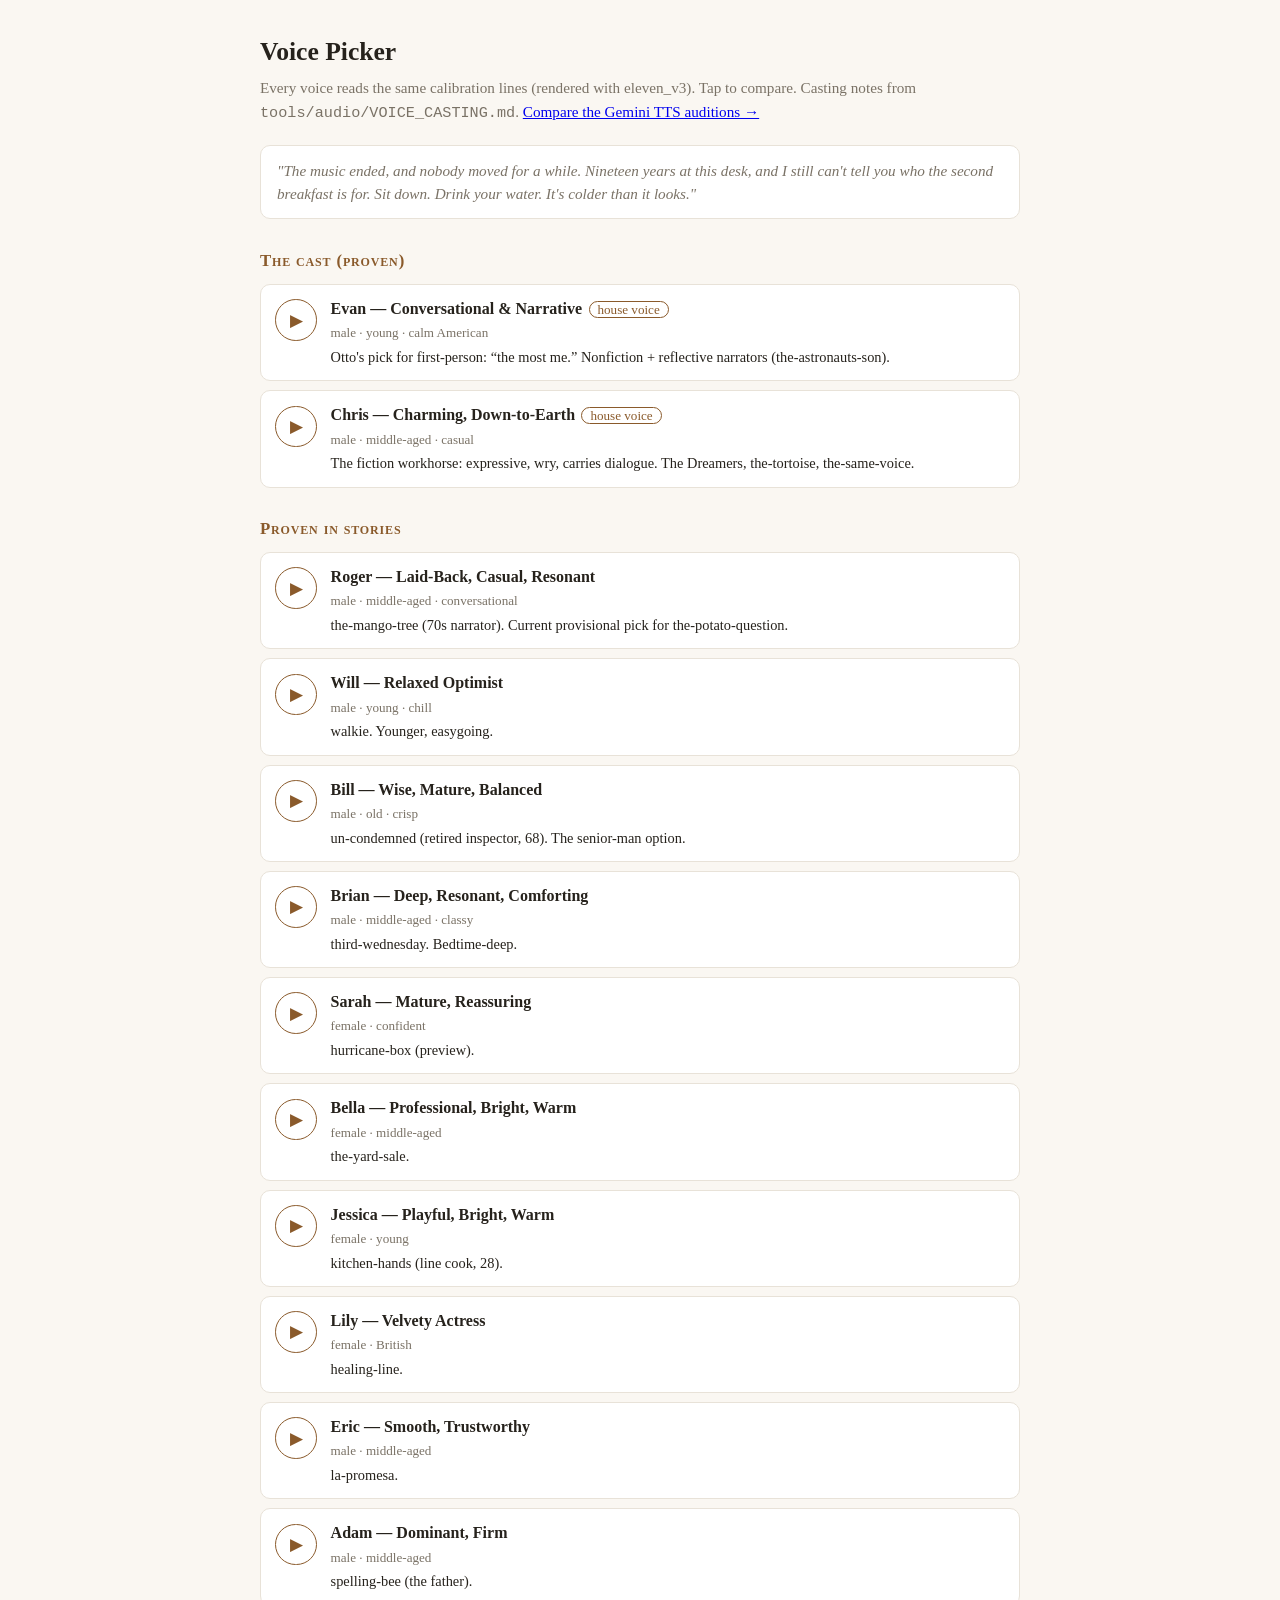
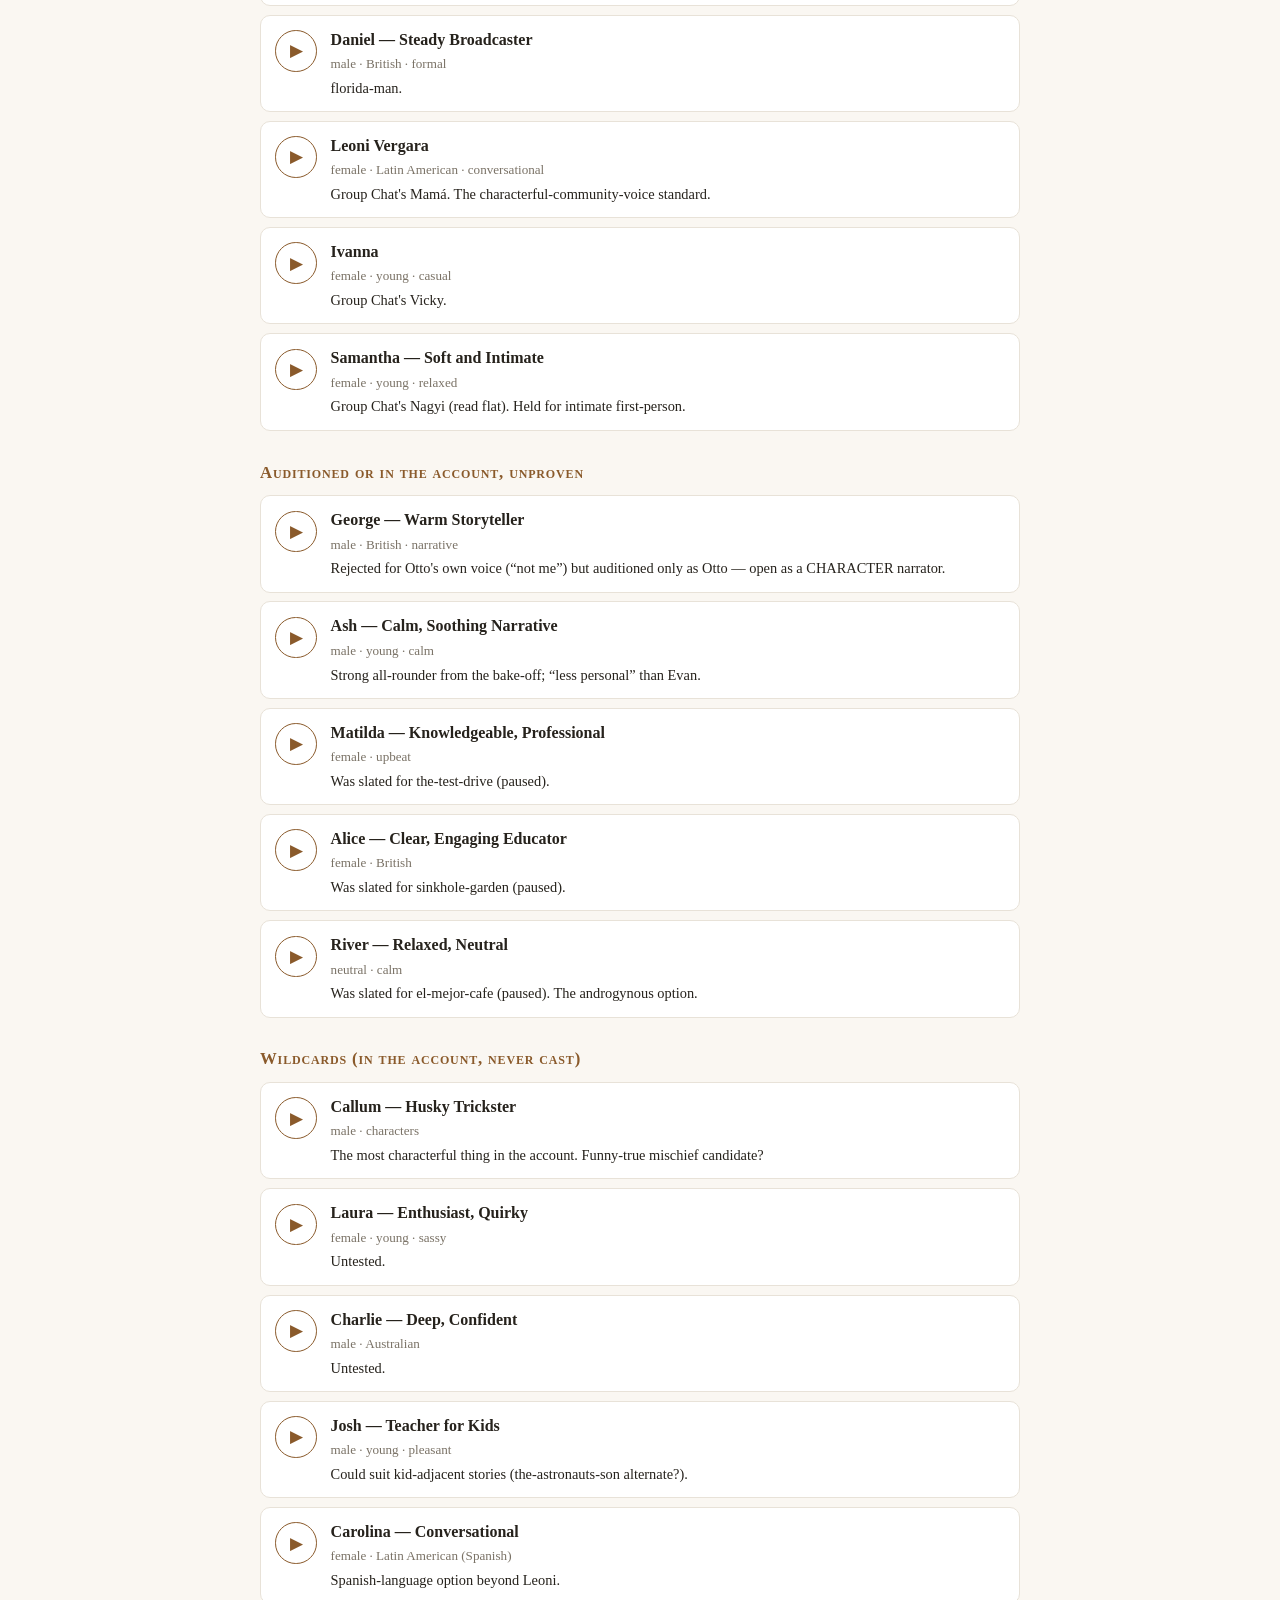
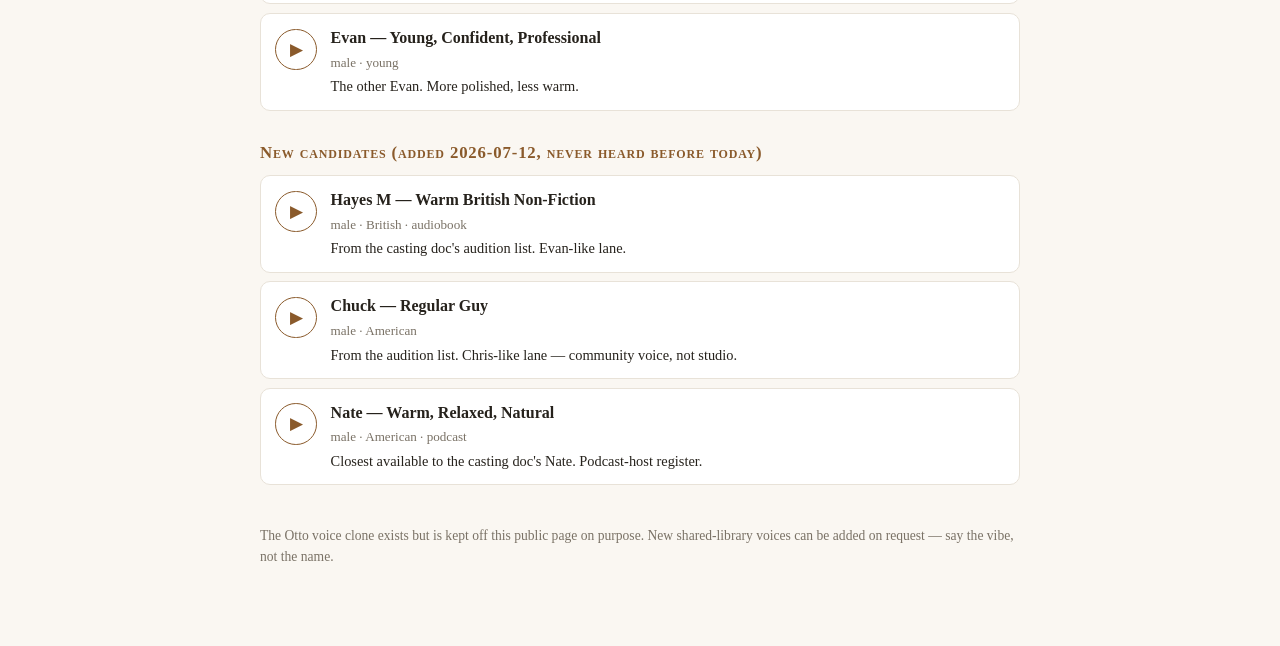
<file: voices.html>
<!doctype html>
<html lang="en">
<head>
<meta charset="utf-8">
<meta name="viewport" content="width=device-width, initial-scale=1">
<title>Voice Picker — 1380 Stories</title>
<style>
  :root { --bg:#faf7f2; --card:#fff; --ink:#26221c; --sub:#7a7266; --line:#e8e2d8; --acc:#8a5a2b; }
  @media (prefers-color-scheme: dark) {
    :root { --bg:#171512; --card:#211e1a; --ink:#ece7de; --sub:#9a9184; --line:#332e27; --acc:#d9a866; }
  }
  * { box-sizing:border-box; margin:0; }
  body { background:var(--bg); color:var(--ink); font:16px/1.55 Georgia, 'Times New Roman', serif; padding:2rem 1rem 5rem; }
  main { max-width:760px; margin:0 auto; }
  h1 { font-size:1.6rem; margin-bottom:.3rem; }
  .sub { color:var(--sub); font-size:.95rem; margin-bottom:1.2rem; }
  .sample-line { background:var(--card); border:1px solid var(--line); border-radius:10px; padding: .8rem 1rem; font-style:italic; color:var(--sub); margin-bottom:1.6rem; font-size:.95rem; }
  h2 { font-size:1.05rem; margin:1.8rem 0 .6rem; color:var(--acc); font-variant:small-caps; letter-spacing:.05em; }
  .voice { background:var(--card); border:1px solid var(--line); border-radius:10px; padding:.75rem .9rem; margin-bottom:.55rem; display:flex; gap:.85rem; align-items:flex-start; }
  .play { flex:none; width:2.6rem; height:2.6rem; border-radius:50%; border:1px solid var(--acc); background:none; color:var(--acc); font-size:1.05rem; cursor:pointer; margin-top:.15rem; }
  .play.on { background:var(--acc); color:var(--card); }
  .vname { font-weight:bold; }
  .tags { color:var(--sub); font-size:.82rem; margin:.1rem 0 .15rem; }
  .notes { font-size:.9rem; }
  .fav { color:var(--acc); font-size:.82rem; border:1px solid var(--acc); border-radius:999px; padding:0 .5rem; margin-left:.4rem; white-space:nowrap; }
  footer { color:var(--sub); font-size:.85rem; margin-top:2.5rem; }
</style>
</head>
<body>
<main>
  <h1>Voice Picker</h1>
  <p class="sub">Every voice reads the same calibration lines (rendered with eleven_v3). Tap to compare. Casting notes from <code>tools/audio/VOICE_CASTING.md</code>. <a href="gemini-voices.html">Compare the Gemini TTS auditions →</a></p>
  <div class="sample-line">"The music ended, and nobody moved for a while. Nineteen years at this desk, and I still can't tell you who the second breakfast is for. Sit down. Drink your water. It's colder than it looks."</div>
  <div id="groups"></div>
  <footer>
    <p>The Otto voice clone exists but is kept off this public page on purpose. New shared-library voices can be added on request — say the vibe, not the name.</p>
  </footer>
</main>
<script>
const GROUPS = [
  ["The cast (proven)", [
    ["evan", "Evan — Conversational & Narrative", "male · young · calm American", "Otto's pick for first-person: “the most me.” Nonfiction + reflective narrators (the-astronauts-son).", true],
    ["chris", "Chris — Charming, Down-to-Earth", "male · middle-aged · casual", "The fiction workhorse: expressive, wry, carries dialogue. The Dreamers, the-tortoise, the-same-voice.", true],
  ]],
  ["Proven in stories", [
    ["roger", "Roger — Laid-Back, Casual, Resonant", "male · middle-aged · conversational", "the-mango-tree (70s narrator). Current provisional pick for the-potato-question."],
    ["will", "Will — Relaxed Optimist", "male · young · chill", "walkie. Younger, easygoing."],
    ["bill", "Bill — Wise, Mature, Balanced", "male · old · crisp", "un-condemned (retired inspector, 68). The senior-man option."],
    ["brian", "Brian — Deep, Resonant, Comforting", "male · middle-aged · classy", "third-wednesday. Bedtime-deep."],
    ["sarah", "Sarah — Mature, Reassuring", "female · confident", "hurricane-box (preview)."],
    ["bella", "Bella — Professional, Bright, Warm", "female · middle-aged", "the-yard-sale."],
    ["jessica", "Jessica — Playful, Bright, Warm", "female · young", "kitchen-hands (line cook, 28)."],
    ["lily", "Lily — Velvety Actress", "female · British", "healing-line."],
    ["eric", "Eric — Smooth, Trustworthy", "male · middle-aged", "la-promesa."],
    ["adam", "Adam — Dominant, Firm", "male · middle-aged", "spelling-bee (the father)."],
    ["daniel", "Daniel — Steady Broadcaster", "male · British · formal", "florida-man."],
    ["leoni", "Leoni Vergara", "female · Latin American · conversational", "Group Chat's Mamá. The characterful-community-voice standard."],
    ["ivanna", "Ivanna", "female · young · casual", "Group Chat's Vicky."],
    ["samantha", "Samantha — Soft and Intimate", "female · young · relaxed", "Group Chat's Nagyi (read flat). Held for intimate first-person."],
  ]],
  ["Auditioned or in the account, unproven", [
    ["george", "George — Warm Storyteller", "male · British · narrative", "Rejected for Otto's own voice (“not me”) but auditioned only as Otto — open as a CHARACTER narrator."],
    ["ash", "Ash — Calm, Soothing Narrative", "male · young · calm", "Strong all-rounder from the bake-off; “less personal” than Evan."],
    ["matilda", "Matilda — Knowledgeable, Professional", "female · upbeat", "Was slated for the-test-drive (paused)."],
    ["alice", "Alice — Clear, Engaging Educator", "female · British", "Was slated for sinkhole-garden (paused)."],
    ["river", "River — Relaxed, Neutral", "neutral · calm", "Was slated for el-mejor-cafe (paused). The androgynous option."],
  ]],
  ["Wildcards (in the account, never cast)", [
    ["callum", "Callum — Husky Trickster", "male · characters", "The most characterful thing in the account. Funny-true mischief candidate?"],
    ["laura", "Laura — Enthusiast, Quirky", "female · young · sassy", "Untested."],
    ["charlie", "Charlie — Deep, Confident", "male · Australian", "Untested."],
    ["josh", "Josh — Teacher for Kids", "male · young · pleasant", "Could suit kid-adjacent stories (the-astronauts-son alternate?)."],
    ["carolina", "Carolina — Conversational", "female · Latin American (Spanish)", "Spanish-language option beyond Leoni."],
    ["evan-young", "Evan — Young, Confident, Professional", "male · young", "The other Evan. More polished, less warm."],
  ]],
  ["New candidates (added 2026-07-12, never heard before today)", [
    ["hayes", "Hayes M — Warm British Non-Fiction", "male · British · audiobook", "From the casting doc's audition list. Evan-like lane."],
    ["chuck", "Chuck — Regular Guy", "male · American", "From the audition list. Chris-like lane — community voice, not studio."],
    ["nate", "Nate — Warm, Relaxed, Natural", "male · American · podcast", "Closest available to the casting doc's Nate. Podcast-host register."],
  ]],
];
const root = document.getElementById("groups");
let current = null;
for (const [title, voices] of GROUPS) {
  const h = document.createElement("h2"); h.textContent = title; root.appendChild(h);
  for (const [slug, name, tags, notes, fav] of voices) {
    const d = document.createElement("div"); d.className = "voice";
    d.innerHTML = `<button class="play" data-slug="${slug}">▶</button>
      <div><span class="vname">${name}</span>${fav ? '<span class="fav">house voice</span>' : ''}
      <div class="tags">${tags}</div><div class="notes">${notes}</div></div>`;
    root.appendChild(d);
  }
}
root.addEventListener("click", (e) => {
  const btn = e.target.closest(".play"); if (!btn) return;
  if (current && current.btn === btn) { current.audio.pause(); return; }
  if (current) { current.audio.pause(); }
  const audio = new Audio(`voices/${btn.dataset.slug}.mp3`);
  current = { audio, btn };
  btn.classList.add("on"); btn.textContent = "■";
  audio.play().catch(() => { btn.textContent = "✕"; });
  audio.onpause = audio.onended = () => { btn.classList.remove("on"); btn.textContent = "▶"; if (current && current.btn === btn) current = null; };
});
</script>
</body>
</html>
</file>
